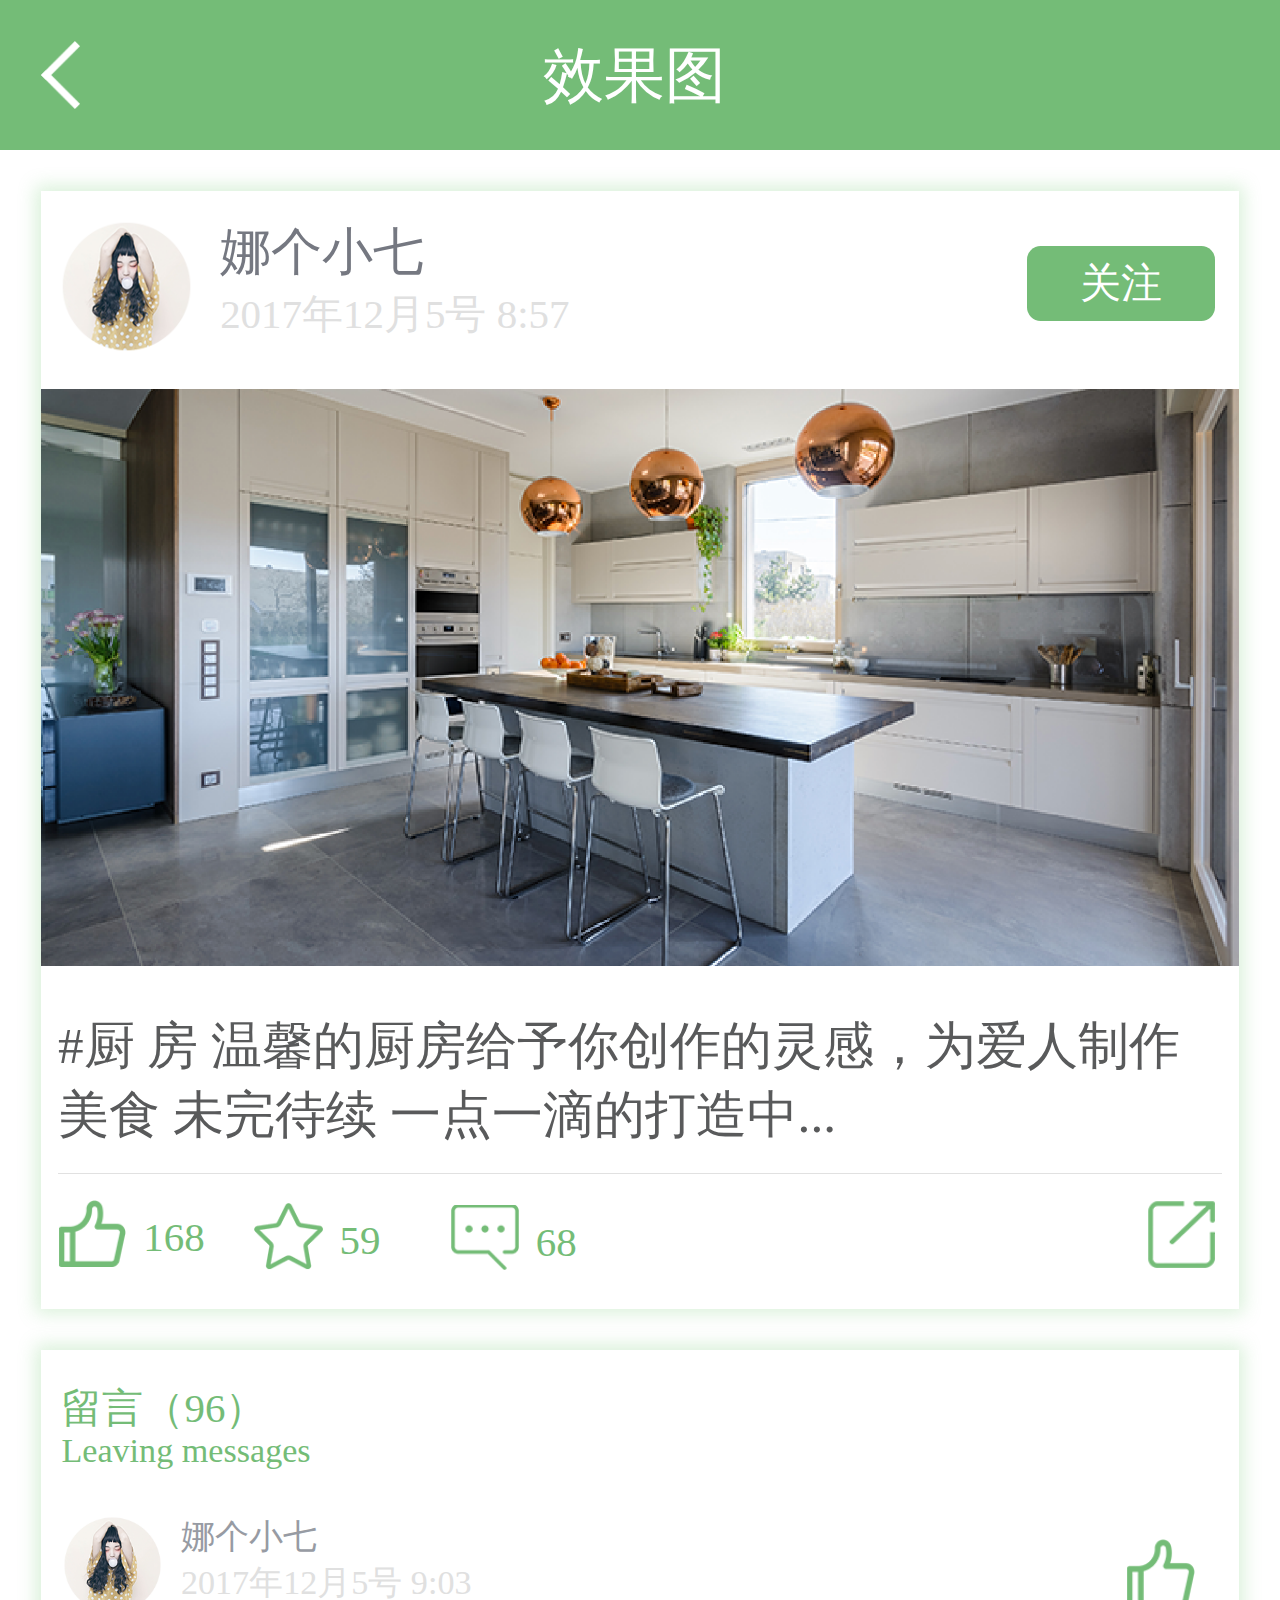
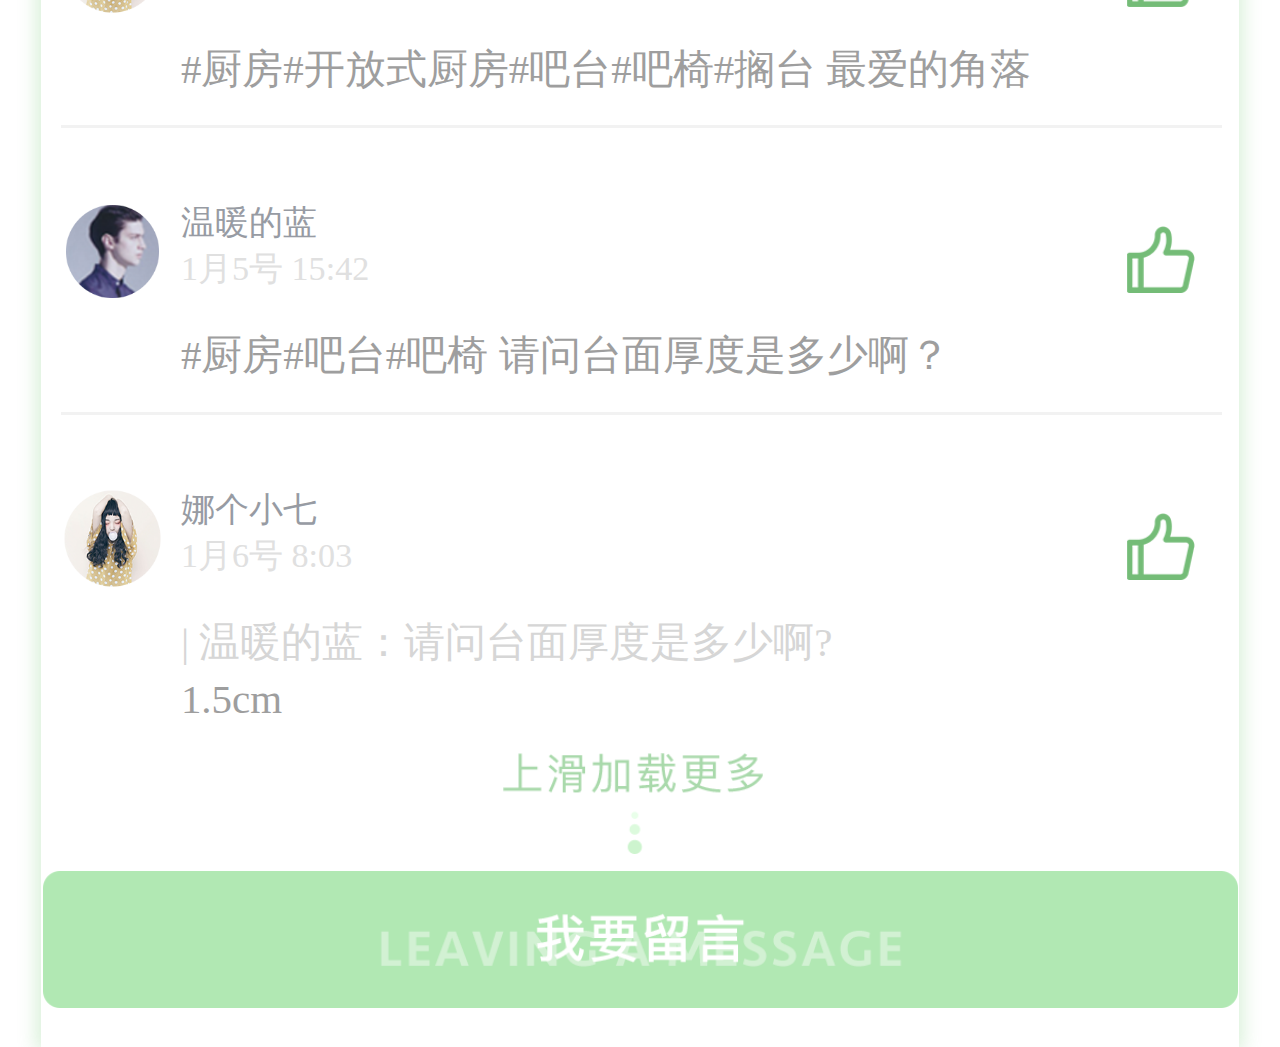
<file: detail.html>
<!DOCTYPE html>
<html>
<head>
	<meta charset="utf-8">
	<meta name="viewport" content="width=device-width,initial-scale=1.0,maximum-scale=1.0,user-scalable=0">
	<title>梦想家-详情页</title>
	<link rel="stylesheet" type="text/css" href="css/detail.css">
	<script src="js/rem.js"></script>
</head>
<body>
	<div class="toptab">
		<div class="position1">
			<div class="left">
				<a href="index.html"><img src="img/jiant.png"></a>
			</div>
			<div class="right">效果图</div>
		</div>
	</div>
	<div class="comment">
		<div class="box">
			<div class="top">
				<div class="design">
					<img src="img/d1.png">
				</div>
				<div class="name">
					<div class="shang">娜个小七</div>
					<div class="riqi">2017年12月5号 8:57</div>
				</div>
				<div class="guanzhu">关注</div>
			</div>
			<div class="zhong">
				<img src="img/xq1.png">
			</div>
			<div class="des">#厨 房   温馨的厨房给予你创作的灵感，为爱人制作美食 未完待续  一点一滴的打造中...</div>
			<div class="share">
				<div class="zan">
					<div class="left">
						<img src="img/zan.png">
					</div>
					<div class="shu">168</div>
				</div>
				<div class="cang">
					<div class="left">
						<img src="img/cang.png">
					</div>
					<div class="shu">59</div>
				</div>
				<div class="xiaoxi">
					<div class="left">
						<img src="img/xiaoxi.png">
					</div>
					<div class="shu">68</div>
				</div>
				<div class="zhuan">
					<img src="img/zhuan.png">
				</div>
			</div>
		</div>
		<div class="box">
			<div class="liu">留言（96）</div>
			<div class="ying">Leaving messages</div>
			<div class="writer1">
				<img src="img/d1.png">
				<div class="na">
					<div class="shang">娜个小七</div>
				    <div class="qi">2017年12月5号  9:03</div>
				</div>
				<div class="zan">
					<img src="img/zan.png">
				</div>
				<div class="nein">#厨房#开放式厨房#吧台#吧椅#搁台   最爱的角落</div>
				<div class="neinn"></div>
			</div>
			<div class="writer1">
				<img src="img/liang.png">
				<div class="na">
					<div class="shang">温暖的蓝</div>
				    <div class="qi">1月5号 15:42</div>
				</div>
				<div class="zan">
					<img src="img/zan.png">
				</div>
				<div class="nein">#厨房#吧台#吧椅    请问台面厚度是多少啊？</div>
				<div class="neinn"></div>
			</div>
			<div class="writer1">
				<img src="img/d1.png">
				<div class="na">
					<div class="shang">娜个小七</div>
				    <div class="qi">1月6号  8:03</div>
				</div>
				<div class="zan">
					<img src="img/zan.png">
				</div>
				<div class="nein nei">| 温暖的蓝：请问台面厚度是多少啊?</div>
				<div class="da">1.5cm</div>
			</div>
			<div class="hua">
				<img src="img/hua.png">
			</div>
			<div class="yan">
			    <img src="img/yan.png">
		    </div>
		</div>
	</div>
</body>
</html>
<!-- <input type="text"  placeholder="请输入您的账号" name=""> -->
</file>
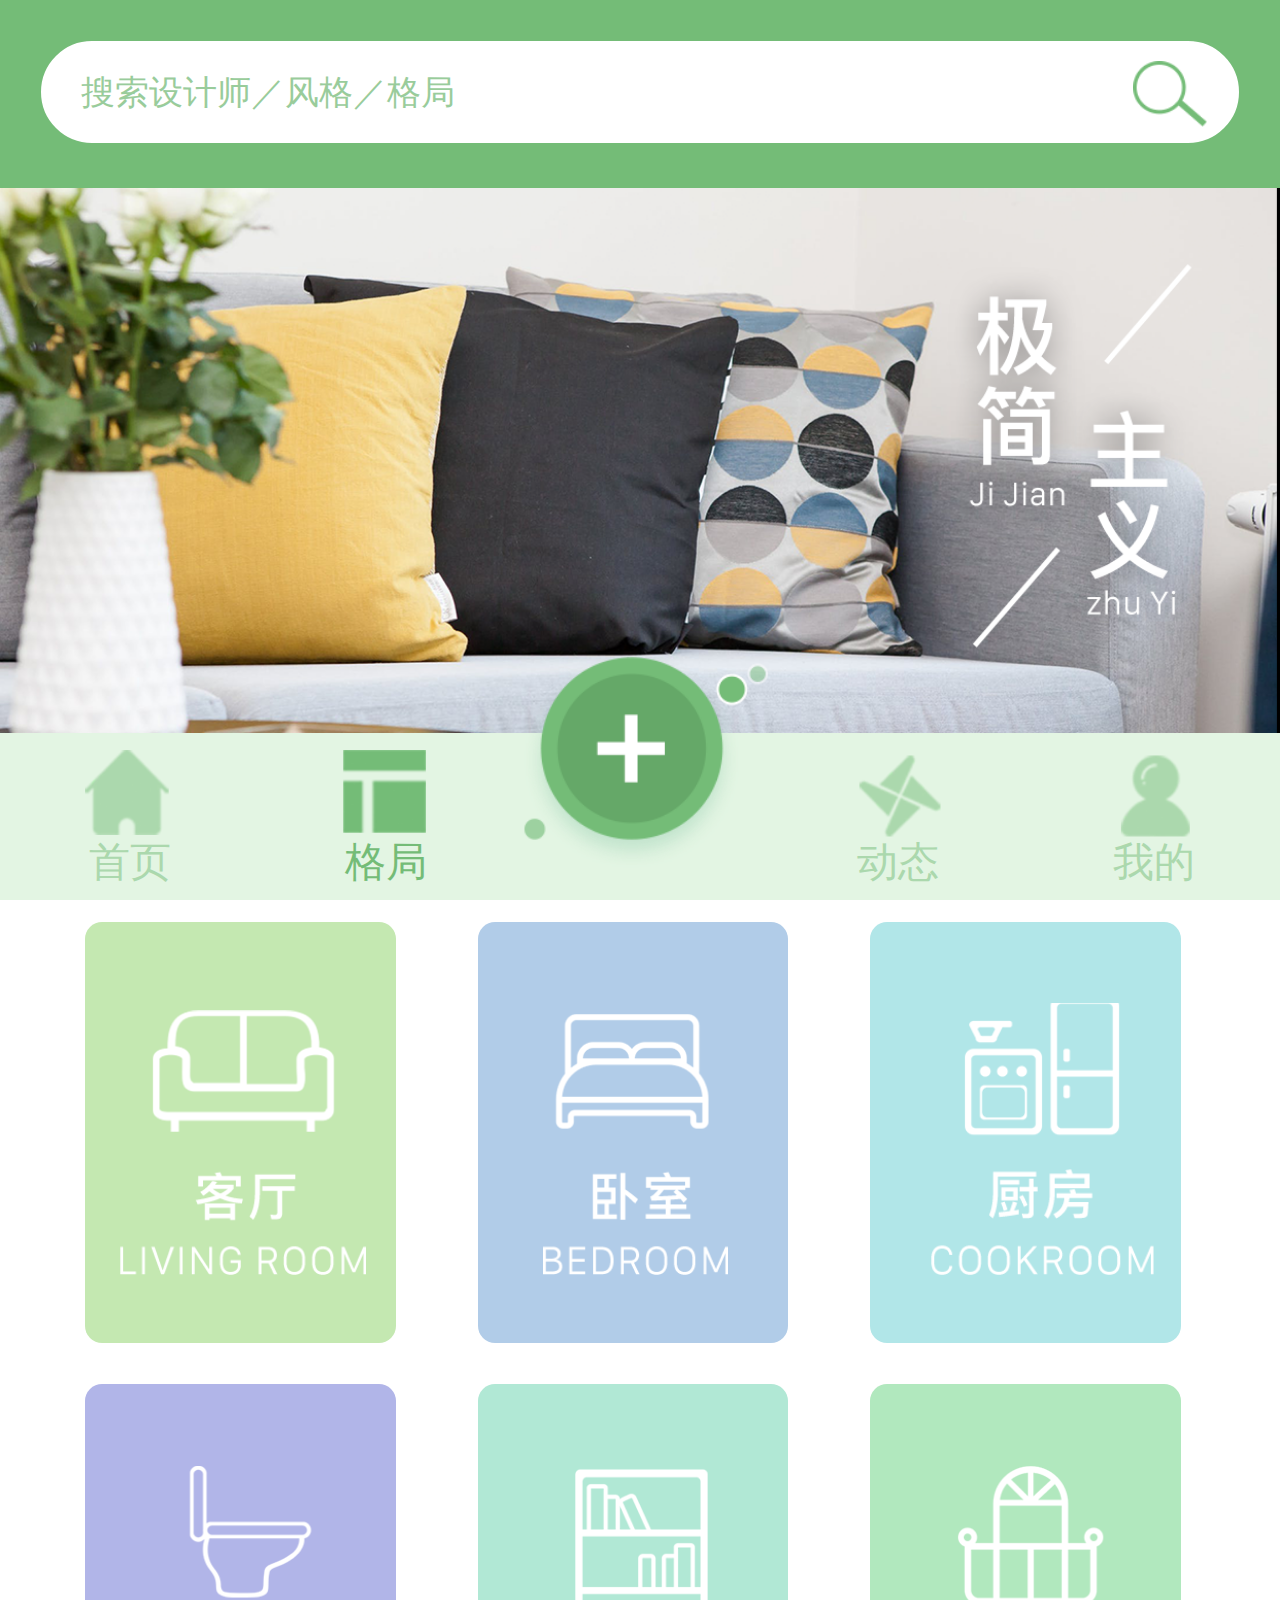
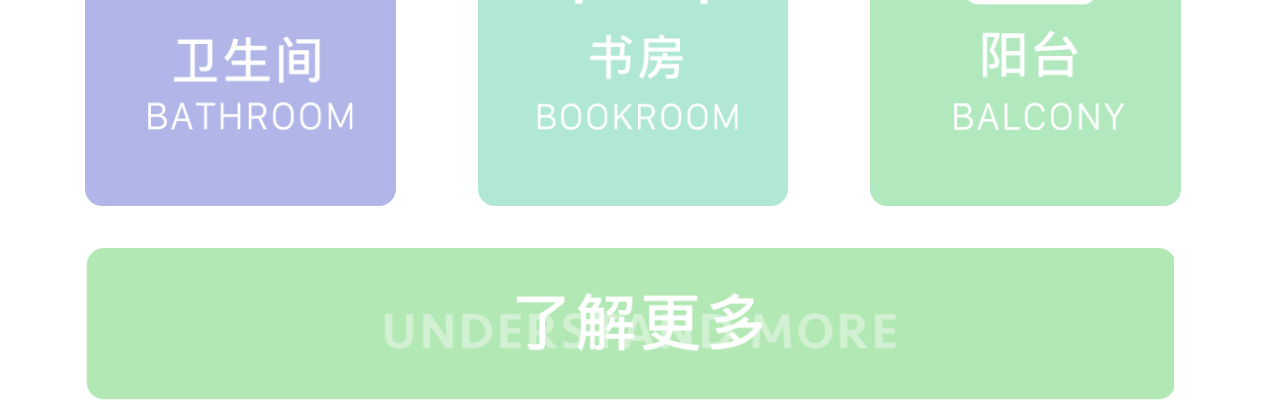
<file: ge.html>
<!DOCTYPE html>
<html>
<head>
	<meta charset="utf-8">
	<meta name="viewport" content="width=device-width,initial-scale=1.0,maximum-scale=1.0,user-scalable=0">
	<link rel="stylesheet" type="text/css" href="css/swiper.css">
	<link rel="stylesheet" type="text/css" href="css/ge.css">
	<title>梦想家-格局</title>
	<script src="js/rem.js"></script>
	<script src="js/swiper-jquery.js"></script>
	<script src="js/swiper.js"></script>
</head>
<body>
	<div class="toptab">
		<div class="search">
			<input type="text" class="searchbox" placeholder="搜索设计师／风格／格局">
			<img src="img/sousuo.png">
		</div>
	</div>
	<div class="banner">
		<img src="img/jj.png">
	</div>
	<div class="box">
		<a href="">
			<div class="box1">
				<img src="img/kt.png">
			</div>
		</a>
		<a href="list.html">
			<div class="box2">
				<img src="img/wos.png">
			</div>
		</a>
		<a href="">
			<div class="box3">
				<img src="img/cf.png">
			</div>
		</a>
		<a href="">
			<div class="box4">
				<img src="img/ws.png">
			</div>
		</a>
		<a href="">
			<div class="box5">
				<img src="img/sf.png">
			</div>
		</a>
		<a href="">
			<div class="box6">
				<img src="img/yt.png">
			</div>
		</a>
	</div>
	<div class="liao">
		<img src="img/liao.png">
	</div>
	<div class="bottomtab">
		<div class="boxx">
			<a href="index.html">
				<img src="img/ss.png">
				<a href=""">首页</a>
			</a>
		</div>
		<div class="boxx">
			<a href="ge.html">
				<img src="img/gv.png">
				<a href="">
					<span>格局</span>
				</a>
			</a>
		</div>
		<div class="boxx">
			<img src="img/box5.png">
		</div>
		<div class="boxx bb">
			<a href="">
				<img src="img/dongt.png">
				<a href="">动态</a>
			</a>
		</div>
		<div class="boxx bb">
			<a href="xin.html">
				<img src="img/wo.png">
				<a href="">我的</a>
			</a>
		</div>
	</div>
</body>
</html>
</file>
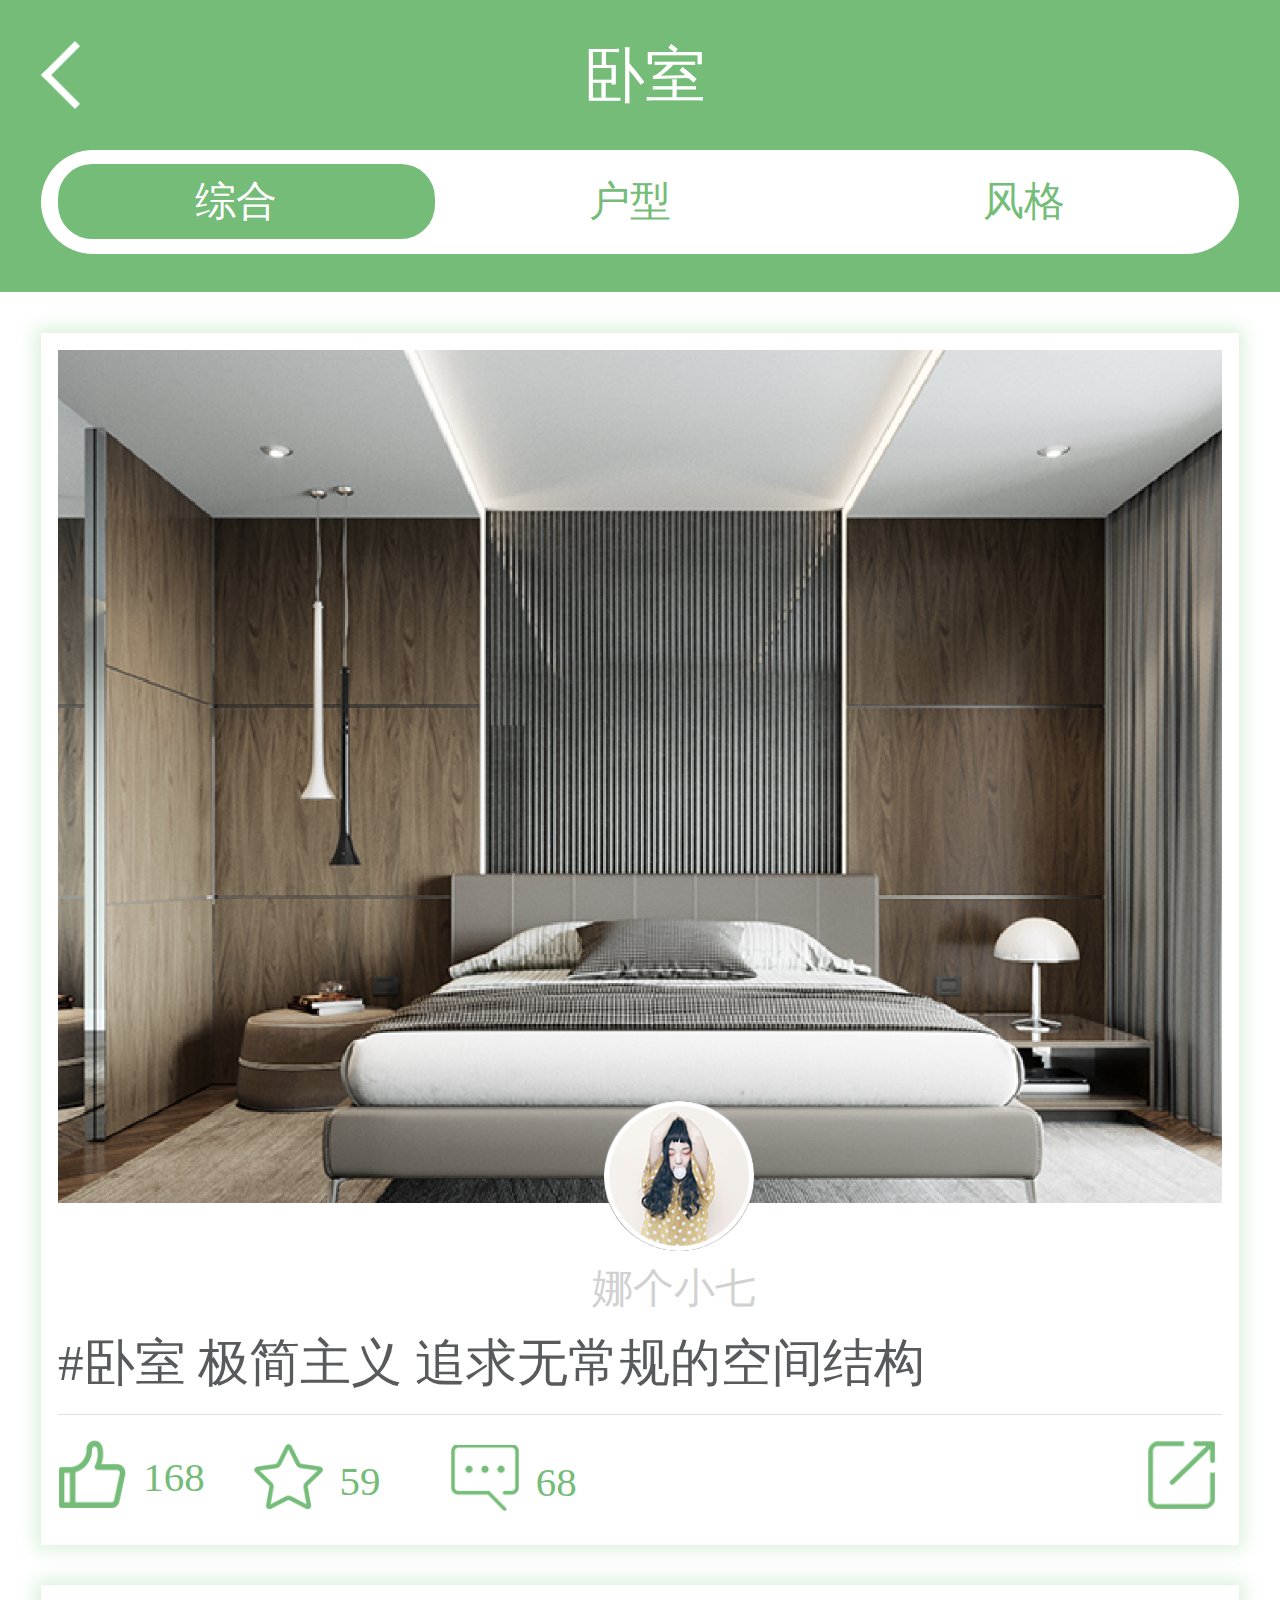
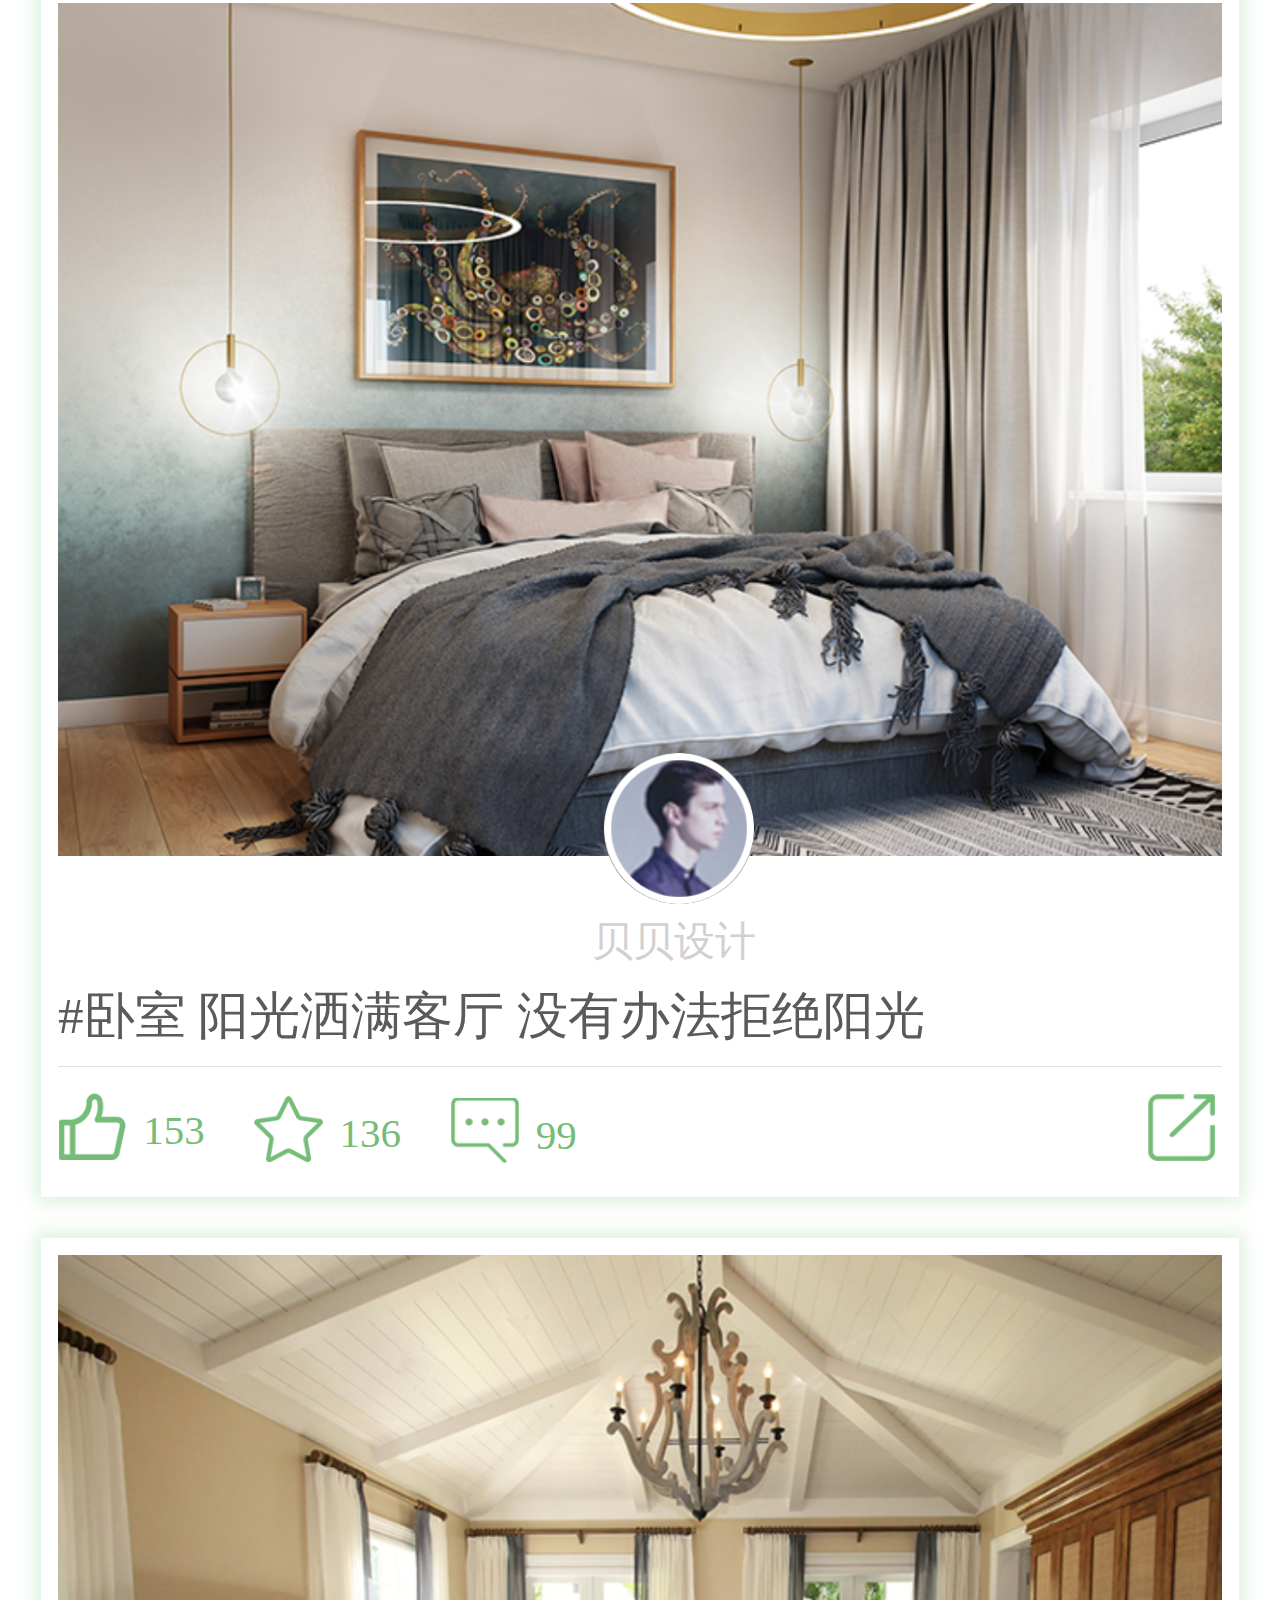
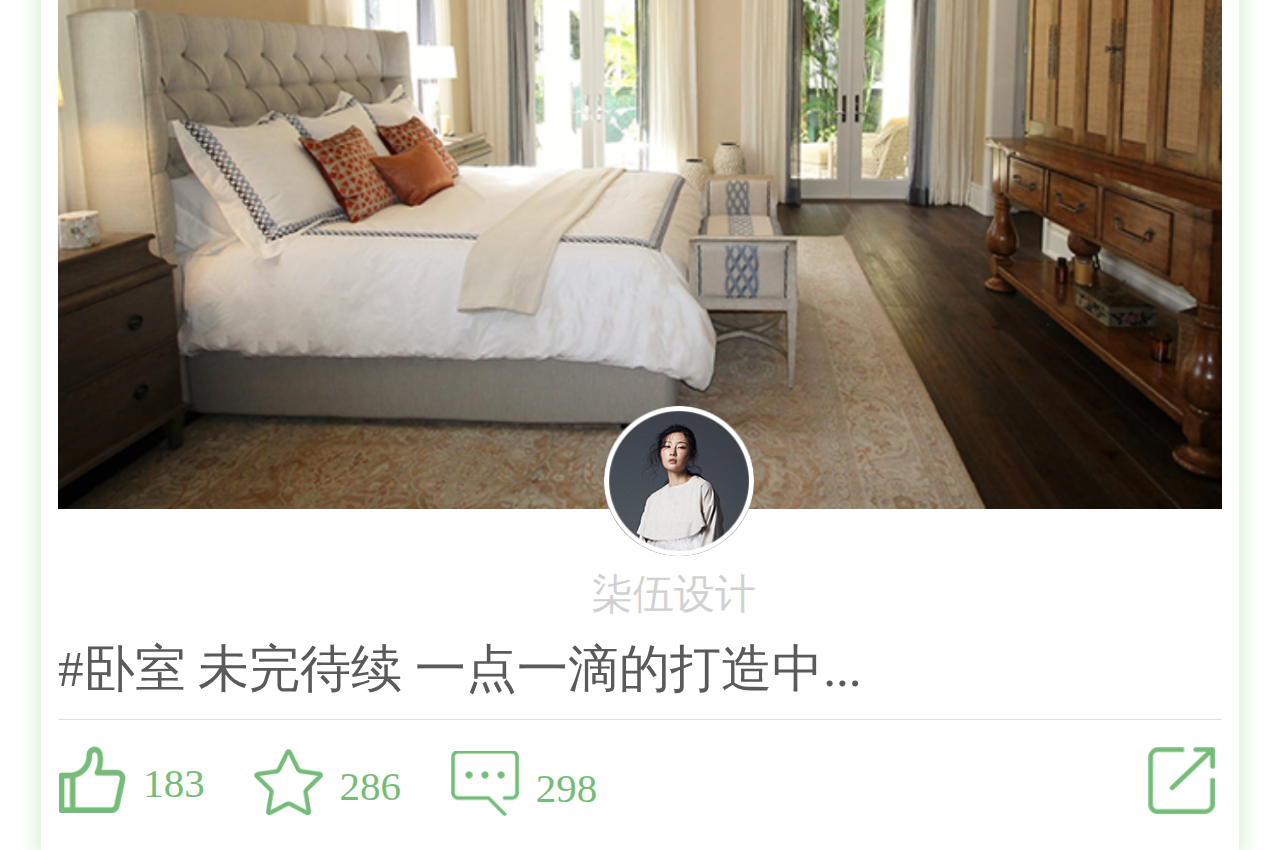
<file: list.html>
<!DOCTYPE html>
<html>
<head>
	<meta charset="utf-8">
	<meta name="viewport" content="width=device-width,initial-scale=1.0,maximum-scale=1.0,user-scalable=0">
	<title>卧室</title>
	<link rel="stylesheet" type="text/css" href="css/list.css">
	<script src="js/rem.js"></script>
</head>
<body>
	<!-- 导航栏开始 -->
	<div class="toptab">
		<div class="position1">
			<div class="left">
				<a href="ge.html"><img src="img/jiant.png"></a>
			</div>
			<div class="right">卧室</div>
		</div>
		<div class="position2">
			<div class="box">
				<a href="" class="zh">综合</a>
			</div>
			<div class="box">
				<a href=""  class="hx">户型</a>
			</div>
			<div class="box">
				<a href="" class="fg">风格</a>    
			</div>
		</div>
	</div>
	<!-- 导航栏结束 -->

	<!-- 内容开始 -->
	<div class="comment">
		<div class="box">
			<div class="tu">
				<a href="">
					<img src="img/tu1.png">
				</a>
			</div>
			<div class="design">
				<a href="">
					<img src="img/d1.png">
				</a>
			</div>
			<div class="dname">娜个小七</div>
			<div class="des">#卧室 极简主义 追求无常规的空间结构</div>
			<div class="share">
				<div class="zan">
					<div class="left">
						<img src="img/zan.png">
					</div>
					<div class="shu">168</div>
				</div>
				<div class="cang">
					<div class="left">
						<img src="img/cang.png">
					</div>
					<div class="shu">59</div>
				</div>
				<div class="xiaoxi">
					<div class="left">
						<img src="img/xiaoxi.png">
					</div>
					<div class="shu">68</div>
				</div>
				<div class="zhuan">
					<img src="img/zhuan.png">
				</div>
			</div>
		</div>
		<div class="box">
			<div class="tu">
				<a href="">
					<img src="img/tu2.png">
				</a>
			</div>
			<div class="design">
				<a href="">
					<img src="img/liang.png">
				</a>
			</div>
			<div class="dname">贝贝设计</div>
			<div class="des">#卧室  阳光洒满客厅 没有办法拒绝阳光</div>
			<div class="share">
				<div class="zan">
					<div class="left">
						<img src="img/zan.png">
					</div>
					<div class="shu">153</div>
				</div>
				<div class="cang">
					<div class="left">
						<img src="img/cang.png">
					</div>
					<div class="shu">136</div>
				</div>
				<div class="xiaoxi">
					<div class="left">
						<img src="img/xiaoxi.png">
					</div>
					<div class="shu">99</div>
				</div>
				<div class="zhuan">
					<img src="img/zhuan.png">
				</div>
			</div>
		</div>
		<div class="box">
			<div class="tu">
				<a href="">
					<img src="img/tu3.png">
				</a>
			</div>
			<div class="design">
				<a href="">
					<img src="img/zhang.png">
				</a>
			</div>
			<div class="dname">柒伍设计</div>
			<div class="des">#卧室 未完待续 一点一滴的打造中...</div>
			<div class="share">
				<div class="zan">
					<div class="left">
						<img src="img/zan.png">
					</div>
					<div class="shu">183</div>
				</div>
				<div class="cang">
					<div class="left">
						<img src="img/cang.png">
					</div>
					<div class="shu">286</div>
				</div>
				<div class="xiaoxi">
					<div class="left">
						<img src="img/xiaoxi.png">
					</div>
					<div class="shu">298</div>
				</div>
				<div class="zhuan">
					<img src="img/zhuan.png">
				</div>
			</div>
		</div>
	</div>
	<!-- 内容结束 -->
</body>
</html>
</file>
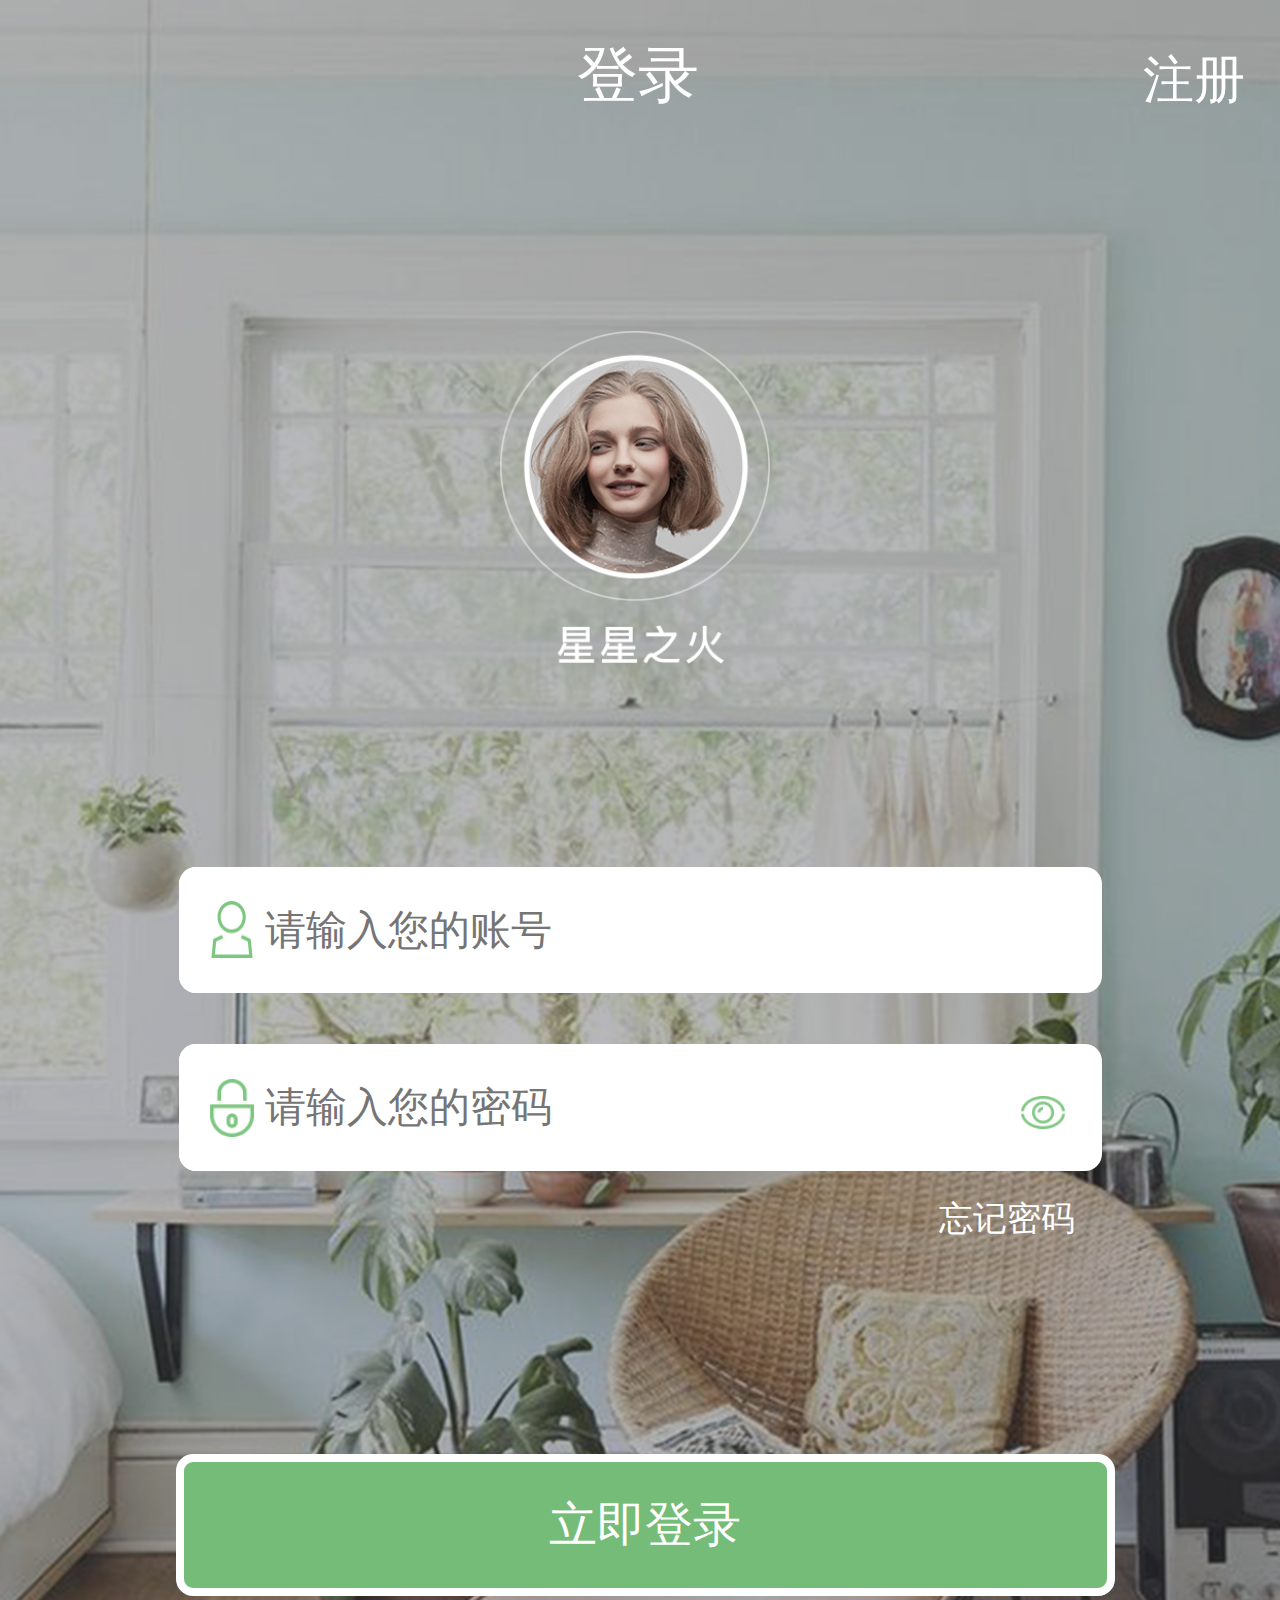
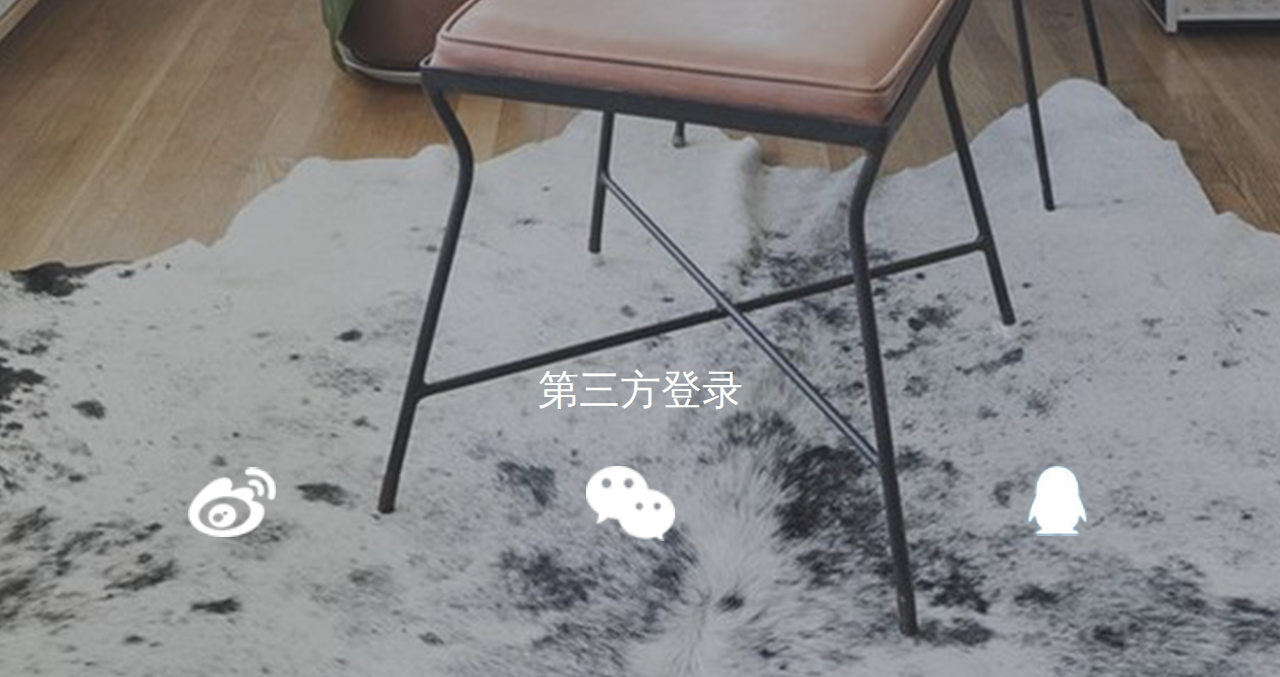
<file: log on.html>
<!DOCTYPE html>
<html>
<head>
	<meta charset="utf-8">
	<meta name="viewport" content="width=device-width,initial-scale=1.0,maximum-scale=1.0,user-scalable=0">
	<link rel="stylesheet" type="text/css" href="css/swiper.css">
	<link rel="stylesheet" type="text/css" href="css/log on.css">
	<title>梦想家-登录</title>
	<script src="js/rem.js"></script>
	<script src="js/swiper-jquery.js"></script>
	<script src="js/swiper.js"></script>
</head>
<body>
	<div class="bei">
		<div class="deng">
			<div class="left">
				<a href="">
					<!-- <img src="img/jiant.png"> -->
				</a>
			</div>
			<div class="zhong">登录</div>
			<div class="right">
				<a href="register.html">注册</a>
			</div>
		</div>
		<div class="tou">
			<img src="img/ming.png">
		</div>
		<div class="user">
			<input type="text" placeholder="请输入您的账号" name="">
			<div class="left">
				<img src="img/user.png">
			</div>
		</div>
		<div class="password">
			<input type="password" placeholder="请输入您的密码" name="">
			<div class="left">
				<img src="img/close.png">
			</div>
			<div class="yan">
				<img src="img/eye.png">
			</div>
		</div>
		<div class="wang">忘记密码</div>
		<a href="index.html">
			<div class="niu">立即登录</div>
		</a>
		<div class="san">第三方登录</div>
		<div class="biao">
			<div class="biao1">
				<img src="img/wei.png">
			</div>
			<div class="biao2">
				<img src="img/xin.png">
			</div>
			<div class="biao3">
				<img src="img/q.png">
			</div>
		</div>
	</div>
</body>
</html>
</file>
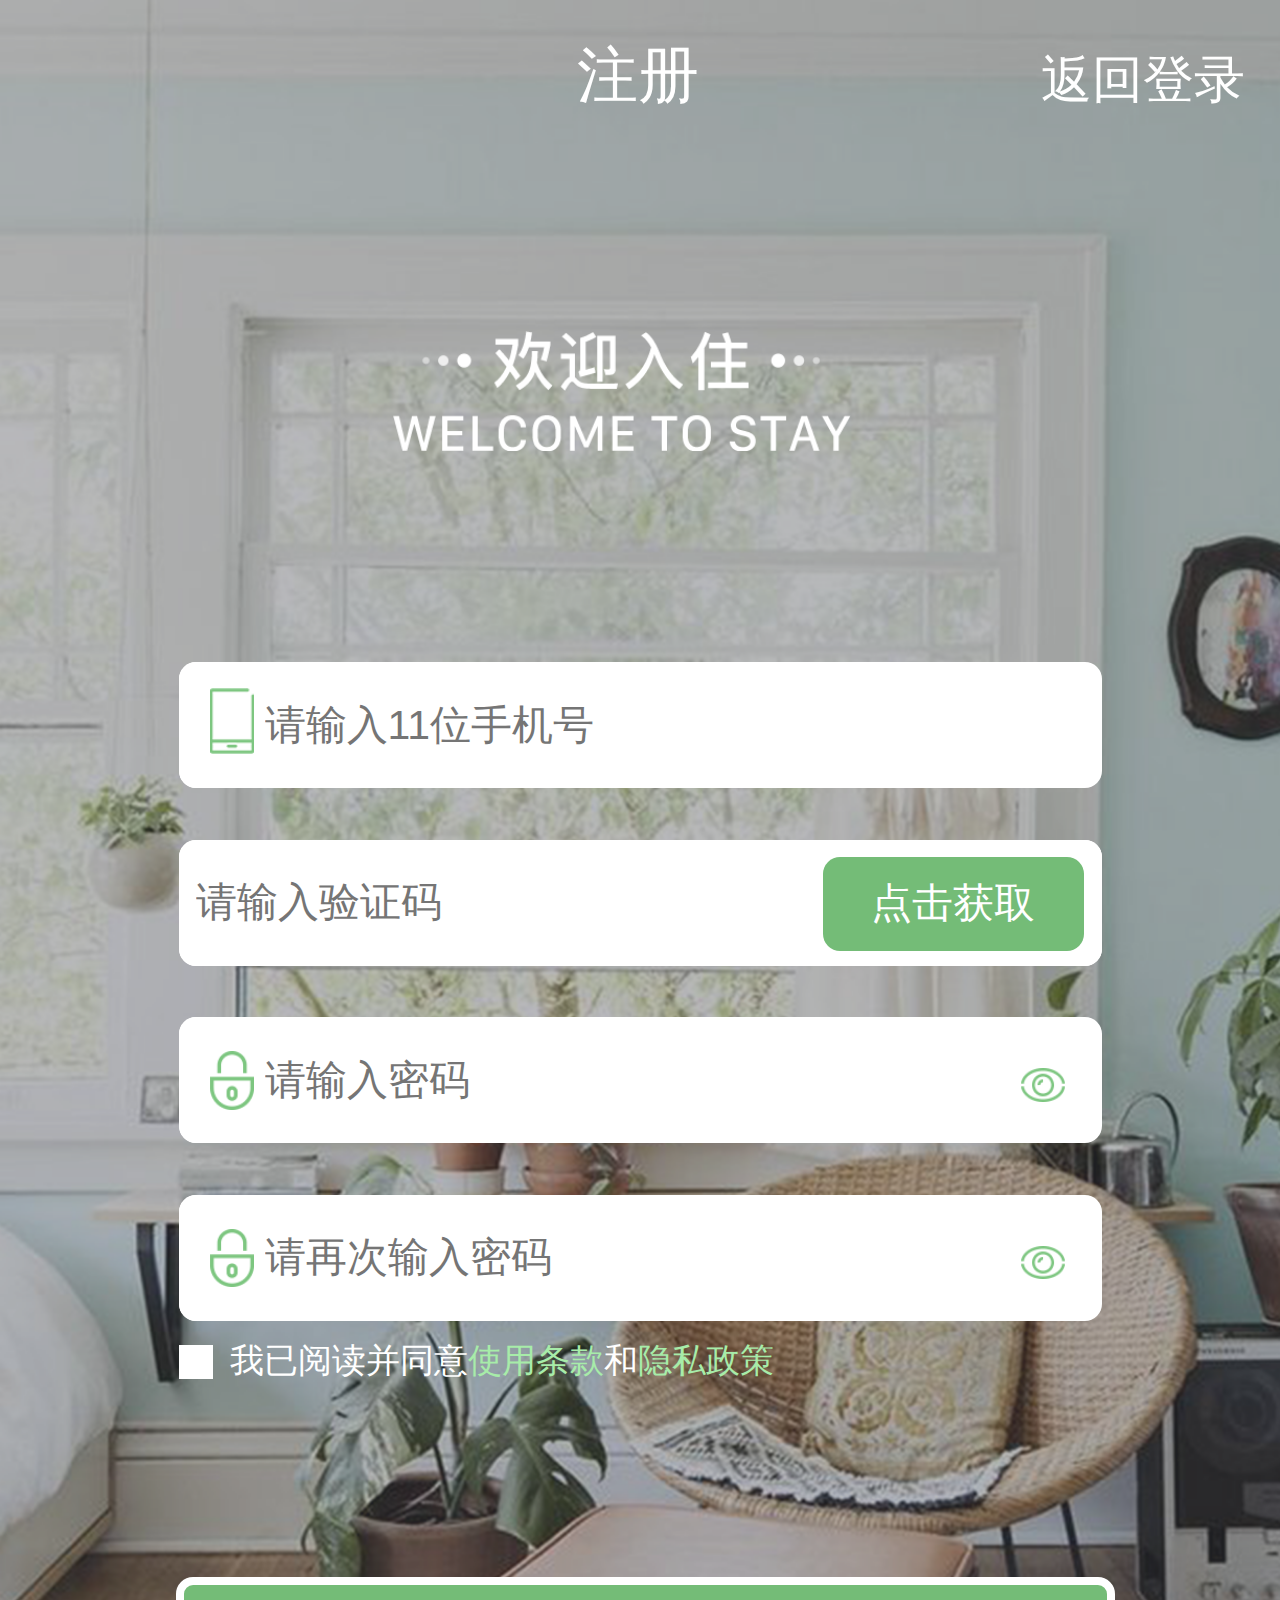
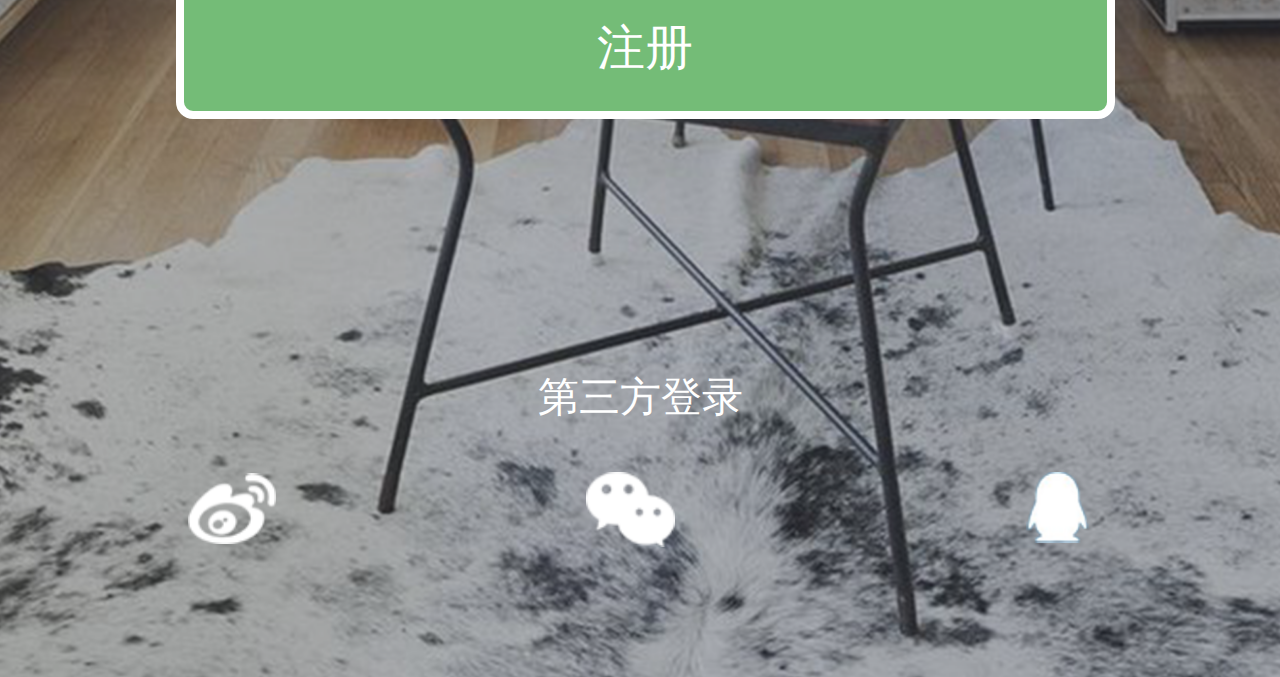
<file: register.html>
<!DOCTYPE html>
<html>
<head>
	<meta charset="utf-8">
	<meta name="viewport" content="width=device-width,initial-scale=1.0,maximum-scale=1.0,user-scalable=0">
	<link rel="stylesheet" type="text/css" href="css/swiper.css">
	<link rel="stylesheet" type="text/css" href="css/register.css">
	<title>梦想家-注册</title>
	<script src="js/rem.js"></script>
	<script src="js/swiper-jquery.js"></script>
	<script src="js/swiper.js"></script>
</head>
<body>
	<div class="bei">
		<div class="deng">
			<div class="left">
				<a href="">
					<!-- <img src="img/jiant.png"> -->
				</a>
			</div>
			<div class="zhong">注册</div>
			<div class="right">
				<a href="log on.html">返回登录</a>
			</div>
		</div>
		<div class="tou">
			<img src="img/huan.png">
		</div>
		<div class="user">
			<input type="text" placeholder="请输入11位手机号" name="">
			<div class="left">
				<img src="img/iphone.png">
			</div>
		</div>
		<div class="zheng">
			<input type="text" placeholder="请输入验证码" name="">
			<div class="fa">点击获取</div>
		</div>
		<div class="password">
			<input type="password" placeholder="请输入密码" name="">
			<div class="left">
				<img src="img/close.png">
			</div>
			<div class="yan">
				<img src="img/eye.png">
			</div>
		</div>
		<div class="password">
			<input type="password" placeholder="请再次输入密码" name="">
			<div class="left">
				<img src="img/close.png">
			</div>
			<div class="yan">
				<img src="img/eye.png">
			</div>
		</div>
		<div class="tiao">
			<div class="left"></div>
			<div class="zi">
				<div class="zii">我已阅读并同意</div>
				<a href="">使用条款</a>
				<div class="zii">和</div>
				<a href="">隐私政策</a>
			</div>
		</div>
		<a href="log on.html">
			<div class="niu">注册</div>
		</a>
		<div class="san">第三方登录</div>
		<div class="biao">
			<div class="biao1">
				<img src="img/wei.png">
			</div>
			<div class="biao2">
				<img src="img/xin.png">
			</div>
			<div class="biao3">
				<img src="img/q.png">
			</div>
		</div>
</body>
</html>
</file>
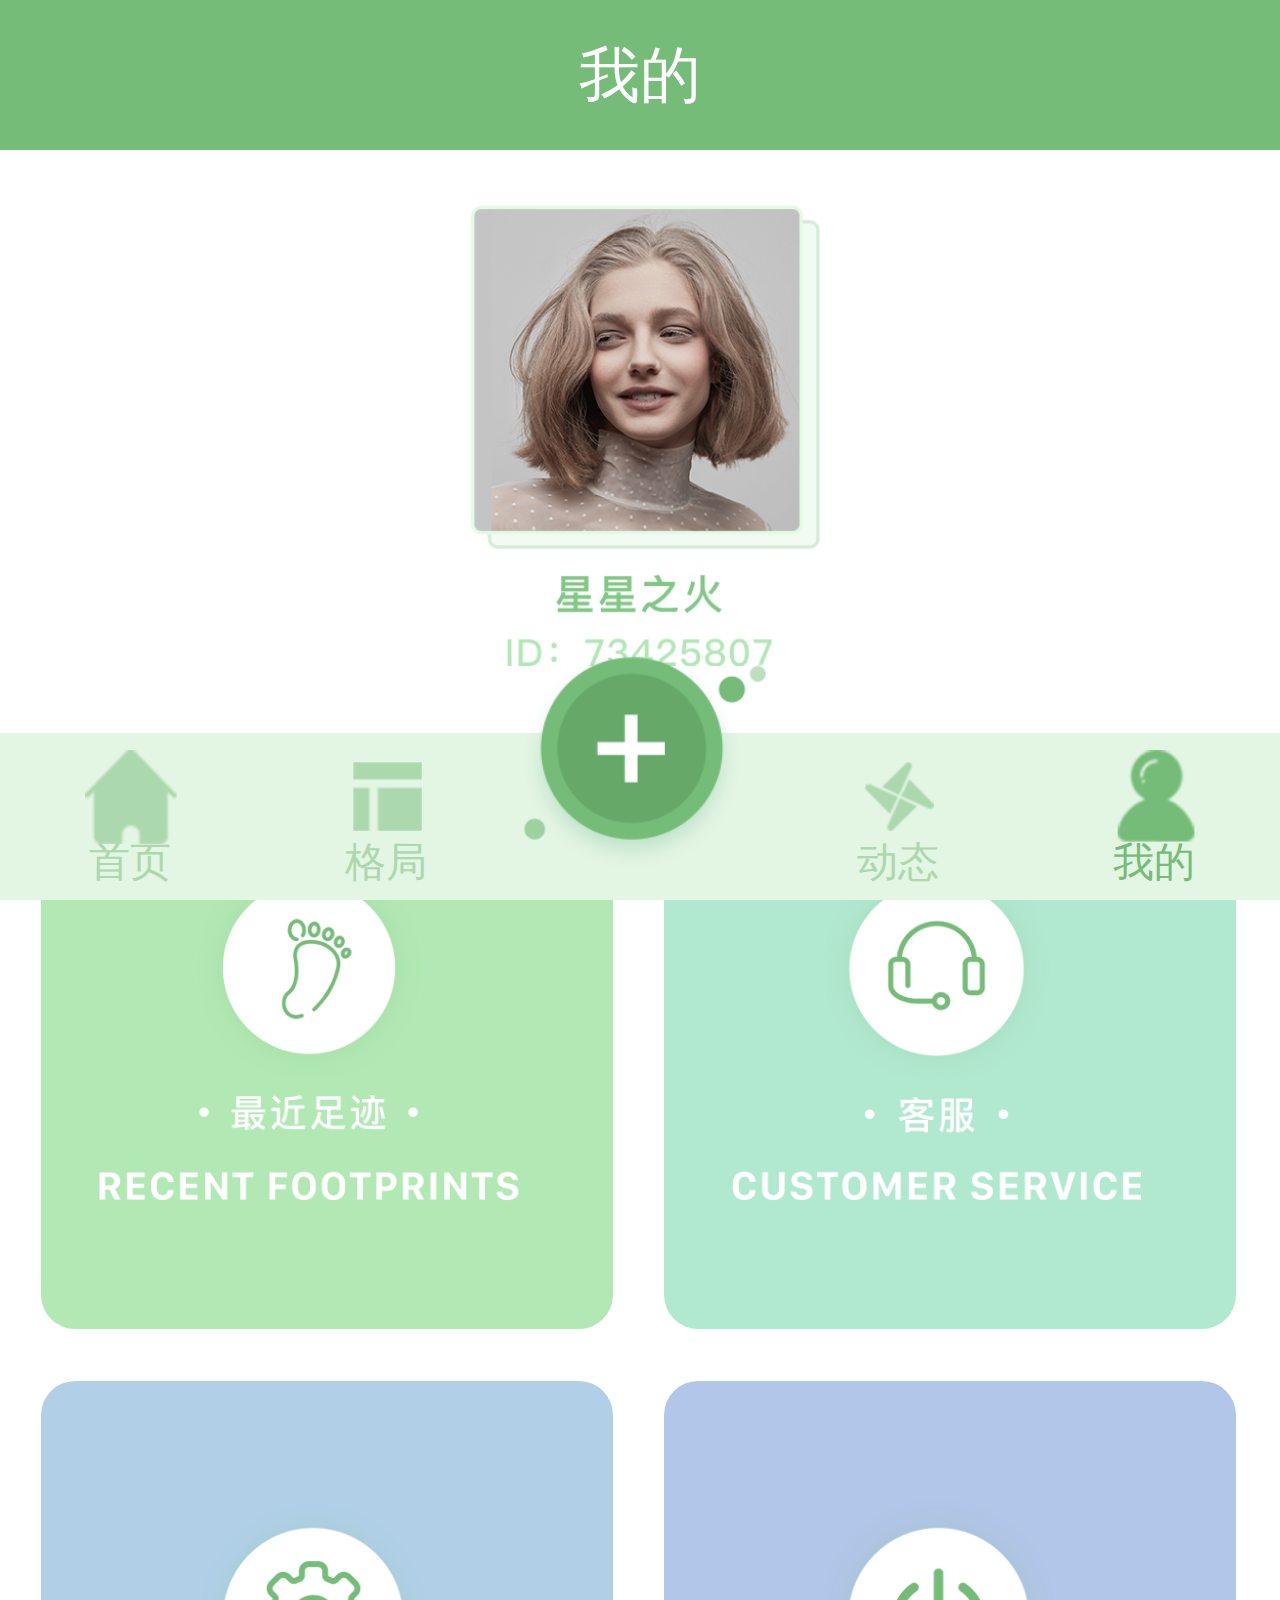
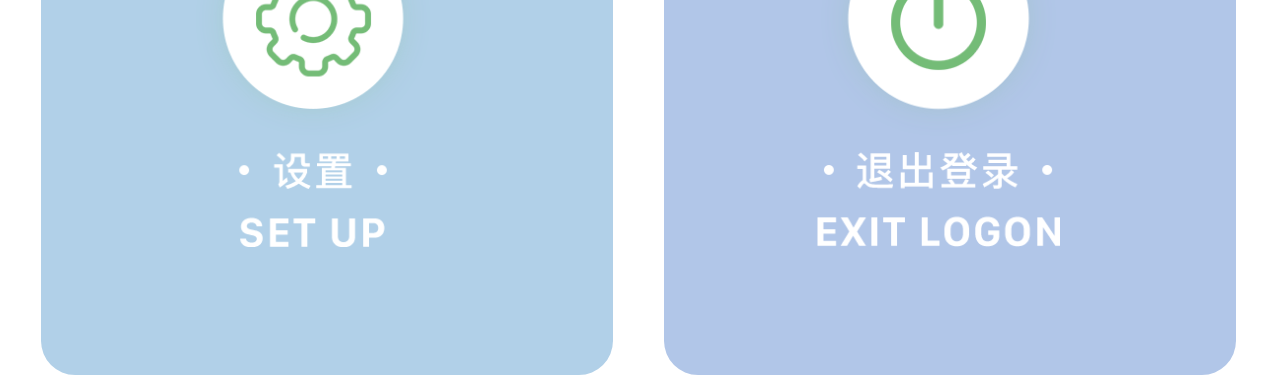
<file: xin.html>
<!DOCTYPE html>
<html>
<head>
	<meta charset="utf-8">
	<meta name="viewport" content="width=device-width,initial-scale=1.0,maximum-scale=1.0,user-scalable=0">
	<link rel="stylesheet" type="text/css" href="css/swiper.css">
	<link rel="stylesheet" type="text/css" href="css/xin.css">
	<title>梦想家-我的</title>
	<script src="js/rem.js"></script>
	<script src="js/swiper-jquery.js"></script>
	<script src="js/swiper.js"></script>
</head>
<body>
	<div class="toptab">我的</div>
	<div class="tu">
		<img src="img/id.png">
	</div>
	<div class="box">
		<a href="">
			<div class="box1">
				<img src="img/zu.png">
			</div>
		</a>
		<a href="">
			<div class="box2">
				<img src="img/ke.png">
			</div>
		</a>
		<a href="">
			<div class="box3">
				<img src="img/she.png">
			</div>
		</a>
		<a href="log on.html">
			<div class="box4">
				<img src="img/tui.png">
			</div>
		</a>
	</div>
	<div class="bottomtab">
		<div class="boxx">
			<a href="index.html">
				<img src="img/ss.png">
				<a href=""">首页</a>
			</a>
		</div>
		<div class="boxx">
			<a href="ge.html">
				<img src="img/gejv.png">
				<a href="">格局</a>
			</a>
		</div>
		<div class="boxx">
			<img src="img/box5.png">
		</div>
		<div class="boxx">
			<a href="">
				<img src="img/dongt.png">
				<a href="">动态</a>
			</a>
		</div>
		<div class="boxx">
			<a href="">
				<img src="img/ww.png">
				<a href="">
					<span>我的</span>
				</a>
			</a>
		</div>
	</div>
</body>
</html>
</file>
<file: css/detail.css>
*{
	padding: 0;
	margin: 0;
	list-style: none;
}
a{
	text-decoration: none;
}
body,html{
	font-family: "苹方";
}
.toptab{
	width: 100%;
	/*横向多出的部分隐藏*/
	/*overflow-x: hidden;*/
	height: 0.88rem;
	background: #74bc77;
	/*渐变*/
	/*background: linear-gradient(left,red,blue);*/
	/*固定定位：相对于窗口去定位*/
	position: fixed;
	top: 0;
	left: 0;
	/*层级：定位中才会遇到*/
	z-index: 2;
}
.toptab .position1{
	width: 100%;
	height: 0.88rem;
	/*background: red;*/
}
.toptab .position1 .left{
	width: 0.88rem;
	height: 100%;
	/*background: yellow;*/
	float: left;
}
.toptab .position1 .left img{
	margin-top: 0.24rem;
	height: 0.4rem;
	margin-left: 0.24rem;
	float: left;
	/*padding-top: 0.24rem;*/
}
.toptab .position1 .right{
	width: 6.62rem;
	height: 100%;
	/*background: blue;*/
	float: left;
	font-size: 0.36rem;
	color: #fff;
	padding-left: 2.3rem;
	line-height: 0.88rem;
	box-sizing:border-box;
}
.comment .box{
	width: 7.02rem;
	height: 6.55rem;
	background: #fff;
	margin-top: 1.12rem;
	margin-left: 0.24rem;
	box-shadow: 0 0 0.1rem 0.03rem rgba(131,209,134,0.3);
}
.comment .box .top{
	width: 6.78rem;
	height: 0.8rem;
	/*background: pink;*/
	margin-top: 0.16rem;
	margin-left: 0.1rem;
	float: left;
}
.comment .box .top .design{
	width: 0.8rem;
	height: 0.8rem;
	border-radius: 50%;
	/*background: #000;*/
	float: left;
}
.comment .box .top .design img{
	width: 0.8rem;
	float: left;
}
.comment .box .top .name{
	width: 2.5rem;
	height: 0.77rem;
	/*background: #fff;*/
	float: left;
	margin-left: 0.15rem;
}
.comment .box .top .name .shang{
	width: 2rem;
	height: 0.35rem;
	/*background: yellow;*/
	font-size: 0.3rem;
	color: #757881;
}
.comment .box .top .name .riqi{
	width: 2.5rem;
	height: 0.35rem;
	/*background: red;*/
	margin-top: 0.05rem;
	font-size: 0.24rem;
	color: #e0e0e0;
}
.comment .box .top .guanzhu{
	width: 1.10rem;
	height: 0.44rem;
	background: #74bc77;
	border-radius: 0.08rem;
	float: right;
	margin-top: 0.16rem;
	font-size: 0.24rem;
	color: #fff;
	line-height: 0.44rem;
	text-align: center;
}
.comment .box .zhong{
	width: 7.02rem;
	height: 3.40rem;
	/*background: yellow;*/
	float: left;
	margin-top: 0.2rem;
}
.comment .box .zhong img{
	width: 7.02rem;
	float: left;
}
.comment .des{
	width: 6.82rem;
	height: 0.95rem;
	/*background: red;*/
	float: left;
	margin-top: 0.25rem;
	margin-left: 0.1rem;
	box-sizing:border-box;
	border-bottom: 1px solid #e1e1e1;
	font-size: 0.3rem;
	color: #595a5b;
}
.comment .share{
	width: 6.82rem;
	height: 0.44rem;
	/*background: yellow;*/
	float: left;
	margin-left: 0.1rem;
	margin-top: 0.15rem;
}
.comment .share .zan{
	width: 1rem;
	height: 0.44rem;
	/*background: blue;*/
	float: left;
}
.comment .share .zan .left{
	width: 0.4rem;
	height: 0.4rem;
	/*background: red;*/
	float: left;
}
.comment .share .zan .left img{
	width: 0.4rem;
	float: left;
}
.comment .share .zan .shu{
	width: 0.4rem;
	height: 0.44rem;
	/*background: white;*/
	float: left;
	color: #74bc77;
	font-size: 0.24rem;
	line-height: 0.44rem;
	margin-left: 0.1rem;
}
.comment .share .cang{
	width: 1rem;
	height: 0.40rem;
	/*background: #000;*/
	float: left;
	margin-left: 0.15rem;
	margin-top: 0.02rem;
}
.comment .share .cang .left{
	width: 0.4rem;
	height: 0.4rem;
	/*background: red;*/
	float: left;
}
.comment .share .cang .left img{
	width: 0.4rem;
	float: left;
}
.comment .share .cang .shu{
	width: 0.4rem;
	height: 0.44rem;
	/*background: white;*/
	float: left;
	color: #74bc77;
	font-size: 0.24rem;
	line-height: 0.44rem;
	margin-left: 0.1rem;
}
.comment .share .xiaoxi{
	width: 1rem;
	height: 0.4rem;
	/*background: #000;*/
	float: left;
	margin-left: 0.15rem;
	margin-top: 0.03rem;

}
.comment .share .xiaoxi .left{
	width: 0.4rem;
	height: 0.4rem;
	/*background: red;*/
	float: left;
}
.comment .share .xiaoxi .left img{
	width: 0.4rem;
	float: left;
}
.comment .share .xiaoxi .shu{
	width: 0.4rem;
	height: 0.44rem;
	/*background: white;*/
	float: left;
	color: #74bc77;
	font-size: 0.24rem;
	line-height: 0.44rem;
	margin-left: 0.1rem;
}
.comment .share .zhuan{
	width: 0.44rem;
	height: 0.44rem;
	/*background: #000;*/
	float: right;
	margin-left: 0.15rem;
}
.comment .share .zhuan img{
	width: 0.4rem;
	float: left;
}
.comment .box:nth-child(2){
	margin-top: 0.24rem;
	overflow: hidden;
	height: 7.6rem;
}
.comment .box .liu{
	width: 2.3rem;
	height: 0.3rem;
	margin-left: 0.12rem;
	padding-top: 0.18rem;
	/*background: red;*/
	font-size: 0.24rem;
	font-weight: 400;
	color: #74bc77;
}
.comment .box .ying{
	width: 2.8rem;
	height: 0.30rem;
	margin-left: 0.12rem;
	color: #74bc77;
	font-size: 0.2rem;
	/*background:red;*/
}
.comment .box .writer1{
	width: 6.74rem;
	height: 1.5rem;
	/*background: red;*/
	margin-left: 0.12rem;
	margin-top: 0.18rem;
}
.comment .box .writer1 img{
	float: left;
	width: 0.6rem;

}
.comment .box .writer1 .na{
	width: 4rem;
	height: 0.6rem;
	/*background: yellow;*/
	font-size: 0.2rem;
	color: #979ba3;
	margin-left: 0.1rem;
	float: left;
}
.comment .box .writer1 .na .qi{
	width: 2.5rem;
	height: 0.3rem;
	/*background: blue;*/
	font-size: 0.2rem;
	color: #e0e0e0;
	float: left;
}
.comment .box .writer1 .zan{
	width: 0.5rem;
	/*background: yellow;*/
	float: right;
}
.comment .box .writer1 .zan img{
	width: 0.4rem;
	line-height: 0.6rem;
	margin-top: 0.15rem;
}
.comment .box .writer1 .nein{
	width: 5.7rem;
	height: 0.25rem;
	/*background: yellow;*/
	float: left;
	margin-left: 0.7rem;
	font-size: 0.24rem;
	color: #9e9e9e;
	margin-top: 0.15rem;
}
.comment .box .writer1 .neinn{
	width: 6.8rem;
	height: 0.24rem;
	border-bottom: 0.02rem solid #f2f2f2;
	float: left;
}
.comment .box .writer1 .nei{
	color: #d6d6d6;
}
.comment .box .writer1:nth-child(2){
	margin-top: 0.24rem;
}
.comment .box .writer1 .da{
	width: 1rem;
	height: 0.24rem;
	/*background: red;*/
	float: left;
	font-size: 0.24rem;
	color: #9e9e9e;
	margin-top: 0.1rem;
	margin-left: 0.7rem;
}
.comment .box .hua{
	width: 100%;
	height: 0.6rem;
	/*background: red;*/
	margin-top: 0.05rem;
}
.comment .box .hua img{
	height: 0.6rem;
	float: left;
	margin-left: 2.7rem;
}
.comment .box .yan{
	width: 100%;
	height: 0.8rem;
	/*background: yellow;*/
	margin-top: 0.1rem;
}
.comment .box .yan img{
	height: 0.8rem;
	float: left;
	margin-left: 0.01rem;
}
</file>
<file: css/ge.css>
*{
	padding: 0;
	margin: 0;
	list-style: none;
}
a{
	text-decoration: none;
}
body,html{
	font-family: "苹方";
}
.toptab{
	width: 100%;
	/*横向多出的部分隐藏*/
	overflow-x: hidden;
	height: 1.1rem;
	background: #74bc77;
	/*渐变*/
	/*background: linear-gradient(left,red,blue);*/
	/*固定定位：相对于窗口去定位*/
	position: fixed;
	top: 0;
	left: 0;
	/*层级：定位中才会遇到*/
	z-index: 2;
}
.toptab .search{
	width: 7.02rem;
	height: 0.6rem;
	/*background: yellow;*/
	margin-top: 0.24rem;
	margin-left: 0.24rem;
	float: left;
}
.toptab .search .searchbox{
	width: 7.02rem;
	height: 0.6rem;
	border-radius: 0.3rem;
	background: #fff;
	border: 0.02rem solid #fff;
	font-size: 0.20rem;
	line-height: 0.6rem;
	padding-left: 0.22rem;
	box-sizing: border-box;
	float: left;
}
.toptab .search img{
	float: left;
	margin-left: 6.4rem;
	width: 0.44rem;
	margin-top: -0.48rem;
}
/*选择页面中input的placeholder属性*/
::-webkit-input-placeholder{
	color: #99cc9b;
}
.taptab .icon-{
	position: absolute;
	top: 0.4rem;
	left: 1.5rem;
	font-size: 0.2rem;
	color: #000;
}
.banner{
	width: 100%;
	height: 4rem;
	/*background: red;*/
	margin-top: 1.1rem;
}
.banner img{
	width: 100%;
	height: 4rem;
}
.box{
	width: 6.42rem;
	height: 5.18rem;
	/*background: red;*/
	margin-left: 0.5rem;
	margin-top: 0.3rem;
}
.box .box1{
	width: 1.82rem;
	height: 2.47rem;
	background: #c4e8b1;
	border-radius: 0.1rem;
	float: left;
}
.box .box1 img{
	height: 1.55rem;
	margin-top: 0.52rem;
	margin-left: 0.2rem;
}
.box .box2{
	width: 1.82rem;
	height: 2.47rem;
	background: #b1cce8;
	float: left;
	margin-left: 0.48rem;
	border-radius: 0.1rem;
}
.box .box2 img{
	height: 1.55rem;
	margin-top: 0.52rem;
	margin-left: 0.38rem;
}
.box .box3{
	width: 1.82rem;
	height: 2.47rem;
	background: #b1e6e8;
	float: left;
	margin-left: 0.48rem;
	border-radius: 0.1rem;
}
.box .box3 img{
	height: 1.59rem;
	margin-top: 0.48rem;
	margin-left: 0.35rem;
}
.box .box4{
	width: 1.82rem;
	height: 2.47rem;
	background: #b1b5e8;
	float: left;
	margin-top: 0.24rem;
	/*margin-left: 0.48rem;*/
	border-radius: 0.1rem;
}
.box .box4 img{
	height: 1.55rem;
	margin-top: 0.48rem;
	margin-left: 0.35rem;
}
.box .box5{
	width: 1.82rem;
	height: 2.47rem;
	background: #b1e8d5;
	float: left;
	margin-top: 0.24rem;
	margin-left: 0.48rem;
	border-radius: 0.1rem;
}
.box .box5 img{
	height: 1.55rem;
	margin-top: 0.48rem;
	margin-left: 0.33rem;
}
.box .box6{
	width: 1.82rem;
	height: 2.47rem;
	background: #b1e8be;
	float: left;
	margin-top: 0.24rem;
	margin-left: 0.48rem;
	border-radius: 0.1rem;
}
.box .box6 img{
	height: 1.55rem;
	margin-top: 0.48rem;
	margin-left: 0.47rem;
}
.liao{
	width: 6.39rem;
	height: 0.88rem;
	margin-left: 0.5rem;
	/*background: #000;*/
	margin-top: 0.25rem;
}
.liao img{
	/*height: 0.88rem;*/
	width: 6.38rem;
	float: left;
	/*width: 6.59rem;*/
}
.bottomtab{
	width: 100%;
	height: 0.98rem;
	background: #e3f5e3;
	position: fixed;
	bottom: 0;
	left: 0;
}
.bottomtab .boxx{
	width: 20%;
	height: 100%;
	float: left;
	box-sizing: border-box;
	font-size: 0.24rem;
	/*border: 0.02rem solid #000;*/
}
.bottomtab .boxx a:nth-child(1){
	width: 0.5rem;
	height: 100%;
	/*background: red;*/
	float: left;
	margin-left: 0.5rem;
}
.bottomtab .box:nth-child(4){
	margin-left: -0.1rem;
}
.bottomtab .boxx .sy{
	color: #74bc77;
}
.bottomtab .boxx a img{
	width: 0.5rem;
	height: 0.5rem;
	float: left;
	margin-top: 0.1rem;
	/*margin-left: 0.71rem;*/
}
.bottomtab .bb a img{
	width: 0.65rem;
	height: 0.65rem;
	float: left;
	margin-top: 0.05rem;
	margin-left: -0.05rem;
}
.bottomtab .boxx a:nth-child(2){
	font-size: 0.24rem;
	color: #abd8ad;
	margin-left: -0.48rem;
	margin-top: 0.6rem;
	float: left;
}
.bottomtab .boxx span{
	color: #74bc77;
	font-size: 0.24rem;
}
.bottomtab .boxx:nth-child(3) img{
	margin-top: -0.5rem;
	width: 1.5rem;
}
</file>
<file: css/list.css>
*{
	padding: 0;
	margin: 0;
	list-style: none;
}
a{
	text-decoration: none;
}
body,html{
	font-family: "苹方";
}
.toptab{
	width: 100%;
	/*横向多出的部分隐藏*/
	/*overflow-x: hidden;*/
	height: 1.71rem;
	background: #74bc77;
	/*渐变*/
	/*background: linear-gradient(left,red,blue);*/
	/*固定定位：相对于窗口去定位*/
	position: fixed;
	top: 0;
	left: 0;
	/*层级：定位中才会遇到*/
	z-index: 2;
}
.toptab .position1{
	width: 100%;
	height: 0.88rem;
	/*background: red;*/
}
.toptab .position1 .left{
	width: 0.88rem;
	height: 100%;
	/*background: yellow;*/
	float: left;
}
.toptab .position1 .left img{
	margin-top: 0.24rem;
	height: 0.4rem;
	margin-left: 0.24rem;
	float: left;
	/*padding-top: 0.24rem;*/
}
.toptab .position1 .right{
	width: 6.62rem;
	height: 100%;
	/*background: blue;*/
	float: left;
	font-size: 0.36rem;
	color: #fff;
	padding-left: 2.54rem;
	line-height: 0.88rem;
	box-sizing:border-box;
}
.toptab .position2{
	width: 7.02rem;
	height: 0.61rem;
	background: #fff;
	margin-left: 0.24rem;
	border-radius: 0.4rem;
}
.toptab .position2 .box{
	width: 2.21rem;
	height: 0.44rem;
	background: #74bc77;
	margin-left: 0.1rem;
	float: left;
	border-radius: 0.2rem;
	margin-top: 0.08rem;
}
.toptab .position2 .box:nth-child(2){
	background: #fff;
}
.toptab .position2 .box:nth-child(3){
	background: #fff;
}
.toptab .position2 .box a{
	font-size: 0.24rem;
	line-height: 0.44rem;
	float: left;
	color: #fff;
	margin-left: 0.8rem;
}
.toptab .position2 .box .hx{
	color: #74bc77;
}
.toptab .position2 .box .fg{
	color: #74bc77;
}
.comment .box{
	width: 7.02rem;
	height: 7.1rem;
	background: #fff;
	margin-top: 1.95rem;
	margin-left: 0.24rem;
	box-shadow: 0 0 0.1rem 0.03rem rgba(131,209,134,0.3)
}
.comment .box .tu{
	width: 6.82rem;
	height: 5rem;
	background: yellow;
	margin-left: 0.1rem;
	float: left;
	margin-top: 0.1rem;
}
.comment .box .tu img{
	width: 6.82rem;
	height: 5rem; 
}
.comment .design{
	width: 0.88rem;
	height: 0.88rem;
	border-radius: 50%;
	background: #000;
	float: left;
	margin-top: -0.6rem;
	margin-left: 3.30rem;
}
.comment .design img{
	width: 0.88rem;
	height: 0.88rem;
	float: left;
}
.comment .dname{
	width: 1rem;
	height: 0.3rem;
	/*background: red;*/
	float: left;
	margin-top: 0.34rem;
	margin-left: -0.95rem;
	font-size: 0.24rem;
	color: #d1d1d1;
}
.comment .des{
	width: 6.82rem;
	height: 0.5rem;
	/*background: red;*/
	float: left;
	margin-top: 0.1rem;
	margin-left: 0.1rem;
	box-sizing:border-box;
	border-bottom: 1px solid #e1e1e1;
	font-size: 0.3rem;
	color: #595a5b;
}
.comment .share{
	width: 6.82rem;
	height: 0.44rem;
	/*background: yellow;*/
	float: left;
	margin-left: 0.1rem;
	margin-top: 0.15rem;
}
.comment .share .zan{
	width: 1rem;
	height: 0.44rem;
	/*background: blue;*/
	float: left;
}
.comment .share .zan .left{
	width: 0.4rem;
	height: 0.4rem;
	/*background: red;*/
	float: left;
}
.comment .share .zan .left img{
	width: 0.4rem;
	float: left;
}
.comment .share .zan .shu{
	width: 0.4rem;
	height: 0.44rem;
	/*background: white;*/
	float: left;
	color: #74bc77;
	font-size: 0.24rem;
	line-height: 0.44rem;
	margin-left: 0.1rem;
}
.comment .share .cang{
	width: 1rem;
	height: 0.40rem;
	/*background: #000;*/
	float: left;
	margin-left: 0.15rem;
	margin-top: 0.02rem;
}
.comment .share .cang .left{
	width: 0.4rem;
	height: 0.4rem;
	/*background: red;*/
	float: left;
}
.comment .share .cang .left img{
	width: 0.4rem;
	float: left;
}
.comment .share .cang .shu{
	width: 0.4rem;
	height: 0.44rem;
	/*background: white;*/
	float: left;
	color: #74bc77;
	font-size: 0.24rem;
	line-height: 0.44rem;
	margin-left: 0.1rem;
}
.comment .share .xiaoxi{
	width: 1rem;
	height: 0.4rem;
	/*background: #000;*/
	float: left;
	margin-left: 0.15rem;
	margin-top: 0.03rem;

}
.comment .share .xiaoxi .left{
	width: 0.4rem;
	height: 0.4rem;
	/*background: red;*/
	float: left;
}
.comment .share .xiaoxi .left img{
	width: 0.4rem;
	float: left;
}
.comment .share .xiaoxi .shu{
	width: 0.4rem;
	height: 0.44rem;
	/*background: white;*/
	float: left;
	color: #74bc77;
	font-size: 0.24rem;
	line-height: 0.44rem;
	margin-left: 0.1rem;
}
.comment .share .zhuan{
	width: 0.44rem;
	height: 0.44rem;
	/*background: #000;*/
	float: right;
	margin-left: 0.15rem;
}
.comment .share .zhuan img{
	width: 0.4rem;
	float: left;
}
.comment .box:nth-child(2){
	margin-top: 0.24rem;
}
.comment .box:nth-child(3){
	margin-top: 0.24rem;
}
</file>
<file: css/log on.css>
*{
	padding: 0;
	margin: 0;
	list-style: none;
}
a{
	text-decoration: none;
}
body,html{
	font-family: "苹方";
}
.bei{
	width: 7.5rem;
	height: 13.34rem;
	background: red;
	background-size: cover;
	background-repeat: no-repeat;
	background-image: url(../img/beij.png);
}
.bei .deng{
	width: 100%;
	height: 0.88rem;
	/*background: yellow;*/
	/*float: left;*/
}
.bei .deng .left{
	width: 0.88rem;
	height: 100%;
	float: left;
}
.bei .deng .left img{
	margin-top: 0.24rem;
	height: 0.4rem;
	margin-left: 0.24rem;
	float: left; 
}
.bei .deng .zhong{
	width: 1rem;
	height: 100%;
	float: left;
	font-size: 0.36rem;
	color: #fff;
	padding-left: 2.5rem;
	line-height: 0.88rem;
}
.bei .deng .right{
	width: 0.8rem;
	height: 100%;
	float: right;
	font-size: 0.3rem;
	color: #fff;
	/*padding-left: 2.3rem;*/
	/*line-height: 0.88rem;*/
	margin-top: 0.27rem;
}
.bei .deng .right a{
	color: #fff;
}
.bei .tou{
	width: 100%;
	height: 4.2rem;
	/*background:red;*/
}
.bei .tou img{
	height: 1.95rem;
	margin-left: 2.93rem;
	margin-top: 1.06rem;
}
.bei .user{
	width: 5.41rem;
	height: 0.74rem;
	background: #fff;
	margin-left: 1.05rem;
	border-radius: 0.1rem;
}
.bei .user img{
	width: 0.26rem;
	float: left;
	margin-top: 0.2rem;
	margin-left: -5.2rem;
	position: absolute;
}
.bei .user input{
	float: left;
	width: 4.88rem;
	height: 0.74rem;
	font-size: 0.24rem;
	color: #e1e1e1;
	line-height: 0.74rem;
	padding-left: 0.5rem;
	border-radius: 0.1rem;
	border: none;
	position: relative;
}
.bei .password{
	width: 5.41rem;
	height: 0.74rem;
	background: #fff;
	margin-left: 1.05rem;
	border-radius: 0.1rem;
	margin-top: 0.3rem;
}
.bei .password input{
	float: left;
	width: 4.88rem;
	height: 0.74rem;
	font-size: 0.24rem;
	color: #e1e1e1;
	line-height: 0.74rem;
	padding-left: 0.5rem;
	border-radius: 0.1rem;
	border: none;
	position: relative;
}
.bei .password img{
	width: 0.26rem;
	float: left;
	margin-top: 0.2rem;
	margin-left: -5.2rem;
	position: absolute;
}
.bei .password .yan img{
	margin-top: 0.3rem;
	position: absolute;
	margin-left: -0.45rem;
}
.bei .wang{
	width: 1rem;
	height: 0.35rem;
	margin-left: 5.5rem;
	border-radius: 0.1rem;
	margin-top: 0.15rem;
	font-size: 0.2rem;
	color: #fff;
}
.bei .niu{
	width: 5.41rem;
	height: 0.74rem;
	background: #74bc77;
	margin-left: 1.03rem;
	border-radius: 0.1rem;
	margin-top: 1.16rem;
	border: 0.05rem solid #fff;
	font-size: 0.28rem;
	color: #fff;
	line-height: 0.74rem;
	/*padding-left: 2.13rem;*/
	text-align: center;
}
.bei .san{
	width: 100%;
	height: 0.26rem;
	font-size: 0.24rem;
	text-align: center;
	line-height: 0.26rem;
	color: #fff;
	margin-top: 2.18rem;
}
.bei .biao{
	width: 5.41rem;
	height: 0.74rem;
	/*background: #fff;*/
	margin-left: 1.1rem;
	margin-top: 0.31rem;
}
.bei .biao .biao1{
	width: 33%;
	height: 100%;
	/*background: red;*/
	float: left;
}
.bei .biao .biao1 img{
	width: 0.52rem;
	float: left;
}
.bei .biao .biao2{
	width: 33%;
	height: 100%;
	/*background: blue;*/
	float: left;
}
.bei .biao .biao2 img{
	width: 0.52rem;
	float: left;
	padding-left: 0.55rem;
}
.bei .biao .biao3{
	width: 33%;
	height: 100%;
	/*background: yellow;*/
	float: left;
}
.bei .biao .biao3 img{
	width: 0.52rem;
	float: right;
}
</file>
<file: css/register.css>
*{
	padding: 0;
	margin: 0;
	list-style: none;
}
a{
	text-decoration: none;
}
body,html{
	font-family: "苹方";
}
.bei{
	width: 7.5rem;
	height: 13.34rem;
	background: red;
	background-size: cover;
	background-repeat: no-repeat;
	background-image: url(../img/beij.png);
}
.bei .deng{
	width: 100%;
	height: 0.88rem;
	/*background: yellow;*/
	/*float: left;*/
}
.bei .deng .left{
	width: 0.88rem;
	height: 100%;
	float: left;
}
.bei .deng .zhong{
	width: 1rem;
	height: 100%;
	float: left;
	font-size: 0.36rem;
	color: #fff;
	padding-left: 2.5rem;
	line-height: 0.88rem;
}
.bei .deng .right{
	width: 1.4rem;
	height: 100%;
	float: right;
	font-size: 0.3rem;
	color: #fff;
	margin-top: 0.27rem;
}
.bei .deng .right a{
	color: #fff;
}
.bei .tou{
	width: 100%;
	height: 3rem;
	/*background:red;*/
}
.bei .tou img{
	height: 0.7rem;
	margin-left: 2.3rem;
	margin-top: 1.06rem;
}
.bei .user{
	width: 5.41rem;
	height: 0.74rem;
	background: #fff;
	margin-left: 1.05rem;
	border-radius: 0.1rem;
}
.bei .user img{
	width: 0.26rem;
	float: left;
	margin-top: 0.15rem;
	margin-left: -5.2rem;
	position: absolute;
}
.bei .user input{
	float: left;
	width: 4.88rem;
	height: 0.74rem;
	font-size: 0.24rem;
	color: #e1e1e1;
	line-height: 0.74rem;
	padding-left: 0.5rem;
	border-radius: 0.1rem;
	border: none;
	position: relative;
}
.bei .zheng{
	width: 5.41rem;
	height: 0.74rem;
	background: #fff;
	margin-left: 1.05rem;
	border-radius: 0.1rem;
	margin-top: 0.3rem;
}
.bei .zheng input{
	float: left;
	width: 5.31rem;
	height: 0.74rem;
	font-size: 0.24rem;
	color: #e1e1e1;
	line-height: 0.74rem;
	padding-left: 0.1rem;
	border-radius: 0.1rem;
	border: none;
	position: relative;
}
.bei .zheng .fa{
	width: 1.53rem;
	height: 0.55rem;
	background: #74bc77;
	float: right;
	border-radius: 0.1rem;
	margin-right: 0.1rem;
	font-size: 0.24rem;
	color: #fff;
	line-height: 0.55rem;
	text-align: center;
	margin-top: 0.1rem;
	position: absolute;
	margin-left: 3.77rem;
}
.bei .password{
	width: 5.41rem;
	height: 0.74rem;
	background: #fff;
	margin-left: 1.05rem;
	border-radius: 0.1rem;
	margin-top: 0.3rem;
}
.bei .password input{
	float: left;
	width: 4.88rem;
	height: 0.74rem;
	font-size: 0.24rem;
	color: #e1e1e1;
	line-height: 0.74rem;
	padding-left: 0.5rem;
	border-radius: 0.1rem;
	border: none;
	position: relative;
}
.bei .password img{
	width: 0.26rem;
	float: left;
	margin-top: 0.2rem;
	margin-left: -5.2rem;
	position: absolute;
}
.bei .password .yan img{
	margin-top: 0.3rem;
	position: absolute;
	margin-left: -0.45rem;
}
.bei .tiao{
	width: 5.41rem;
	height: 0.4rem;
	/*background: #000;*/
	margin-left: 1.05rem;
	/*border-radius: 0.1rem;*/
	margin-top: 0.1rem;
}
.bei .tiao .left{
	width: 0.2rem;
	height: 0.2rem;
	background: #fff;
	float: left;
	margin-top: 0.04rem;
}
.bei .tiao .zi{
	font-size: 0.2rem;
	color: #fff;
	float: left;
	margin-left: 0.1rem;
}
.bei .tiao .zi .zii{
	float: left;
}
.bei .tiao .zi a{
	float: left;
	color: #a7eca9;
}
.bei .niu{
	width: 5.41rem;
	height: 0.74rem;
	background: #74bc77;
	margin-left: 1.03rem;
	border-radius: 0.1rem;
	margin-top: 1rem;
	border: 0.05rem solid #fff;
	font-size: 0.28rem;
	color: #fff;
	line-height: 0.74rem;
	/*padding-left: 2.13rem;*/
	text-align: center;
}
.bei .san{
	width: 100%;
	height: 0.26rem;
	font-size: 0.24rem;
	text-align: center;
	line-height: 0.26rem;
	color: #fff;
	margin-top: 1.5rem;
}
.bei .biao{
	width: 5.41rem;
	height: 0.74rem;
	/*background: #fff;*/
	margin-left: 1.1rem;
	margin-top: 0.31rem;
}
.bei .biao .biao1{
	width: 33%;
	height: 100%;
	/*background: red;*/
	float: left;
}
.bei .biao .biao1 img{
	width: 0.52rem;
	float: left;
}
.bei .biao .biao2{
	width: 33%;
	height: 100%;
	/*background: blue;*/
	float: left;
}
.bei .biao .biao2 img{
	width: 0.52rem;
	float: left;
	padding-left: 0.55rem;
}
.bei .biao .biao3{
	width: 33%;
	height: 100%;
	/*background: yellow;*/
	float: left;
}
.bei .biao .biao3 img{
	width: 0.52rem;
	float: right;
}
</file>
<file: css/xin.css>
*{
	padding: 0;
	margin: 0;
	list-style: none;
}
a{
	text-decoration: none;
}
body,html{
	font-family: "苹方";
}
.toptab{
	width: 100%;
	/*横向多出的部分隐藏*/
	/*overflow-x: hidden;*/
	height: 0.88rem;
	background: #74bc77;
	/*渐变*/
	/*background: linear-gradient(left,red,blue);*/
	/*固定定位：相对于窗口去定位*/
	position: fixed;
	top: 0;
	left: 0;
	/*层级：定位中才会遇到*/
	z-index: 2;
	font-size: 0.36rem;
	color: #fff;
	line-height: 0.88rem;
	text-align: center;
}
.tu{
	width: 100%;
	height: 3.33rem;
	/*background: #000;*/
	margin-top: 0.88rem;
}
.tu img{
	height: 2.7rem;
	margin-top: 0.32rem;
	margin-left: 2.76rem;
}
.box{
	width: 7.02rem;
	height: 7.24rem;
	/*background: yellow;*/
	margin-left: 0.24rem;
	margin-top: 0.1rem;
}
.box .box1{
	width: 3.35rem;
	height: 3.48rem;
	background: #b1e8b3;
	border-radius: 0.2rem;
	margin-right: 0.3rem;
	float: left;
}
.box .box1 img{
	height: 2.03rem;
	margin-top: 0.7rem;
	margin-left:0.34rem;
	text-align: center;
}
.box .box2{
	width: 3.35rem;
	height: 3.48rem;
	background: #b1e8d0;
	border-radius: 0.2rem;
	float: left;
}
.box .box2 img{
	height: 2.03rem;
	margin-top: 0.7rem;
	margin-left:0.4rem;
	/*text-align: center;*/
}
.box .box3{
	width: 3.35rem;
	height: 3.48rem;
	background: #b1d0e8;
	border-radius: 0.2rem;
	margin-right: 0.3rem;
	margin-top: 0.3rem;
	float: left;
}
.box .box3 img{
	height: 2.03rem;
	margin-top: 0.7rem;
	margin-left:0.9rem;
	/*text-align: center;*/
}
.box .box4{
	width: 3.35rem;
	height: 3.48rem;
	background: #b1c6e8;
	border-radius: 0.2rem;
	float: left;
	margin-top: 0.3rem;
}
.box .box4 img{
	height: 2.03rem;
	margin-top: 0.7rem;
	margin-left:0.9rem;
	/*text-align: center;*/
}
.bottomtab{
	width: 100%;
	height: 0.98rem;
	background: #e3f5e3;
	position: fixed;
	bottom: 0;
	left: 0;
}
.bottomtab .boxx{
	width: 20%;
	height: 100%;
	float: left;
	box-sizing: border-box;
	font-size: 0.24rem;
	/*border: 0.02rem solid #000;*/
}
.bottomtab .boxx a:nth-child(1){
	width: 0.5rem;
	height: 100%;
	/*background: red;*/
	float: left;
	margin-left: 0.5rem;
}
.bottomtab .box:nth-child(4){
	margin-left: -0.1rem;
}
.bottomtab .boxx .sy{
	color: #74bc77;
}
.bottomtab .boxx a img{
	width: 0.55rem;
	height: 0.55rem;
	float: left;
	margin-top: 0.1rem;
	/*margin-left: 0.71rem;*/
}
.bottomtab .boxx a:nth-child(2){
	font-size: 0.24rem;
	color: #abd8ad;
	margin-left: -0.48rem;
	margin-top: 0.6rem;
	float: left;
}
.bottomtab .boxx span{
	color: #74bc77;
	font-size: 0.24rem;
}
.bottomtab .boxx:nth-child(3) img{
	margin-top: -0.5rem;
	width: 1.5rem;
}
</file>
